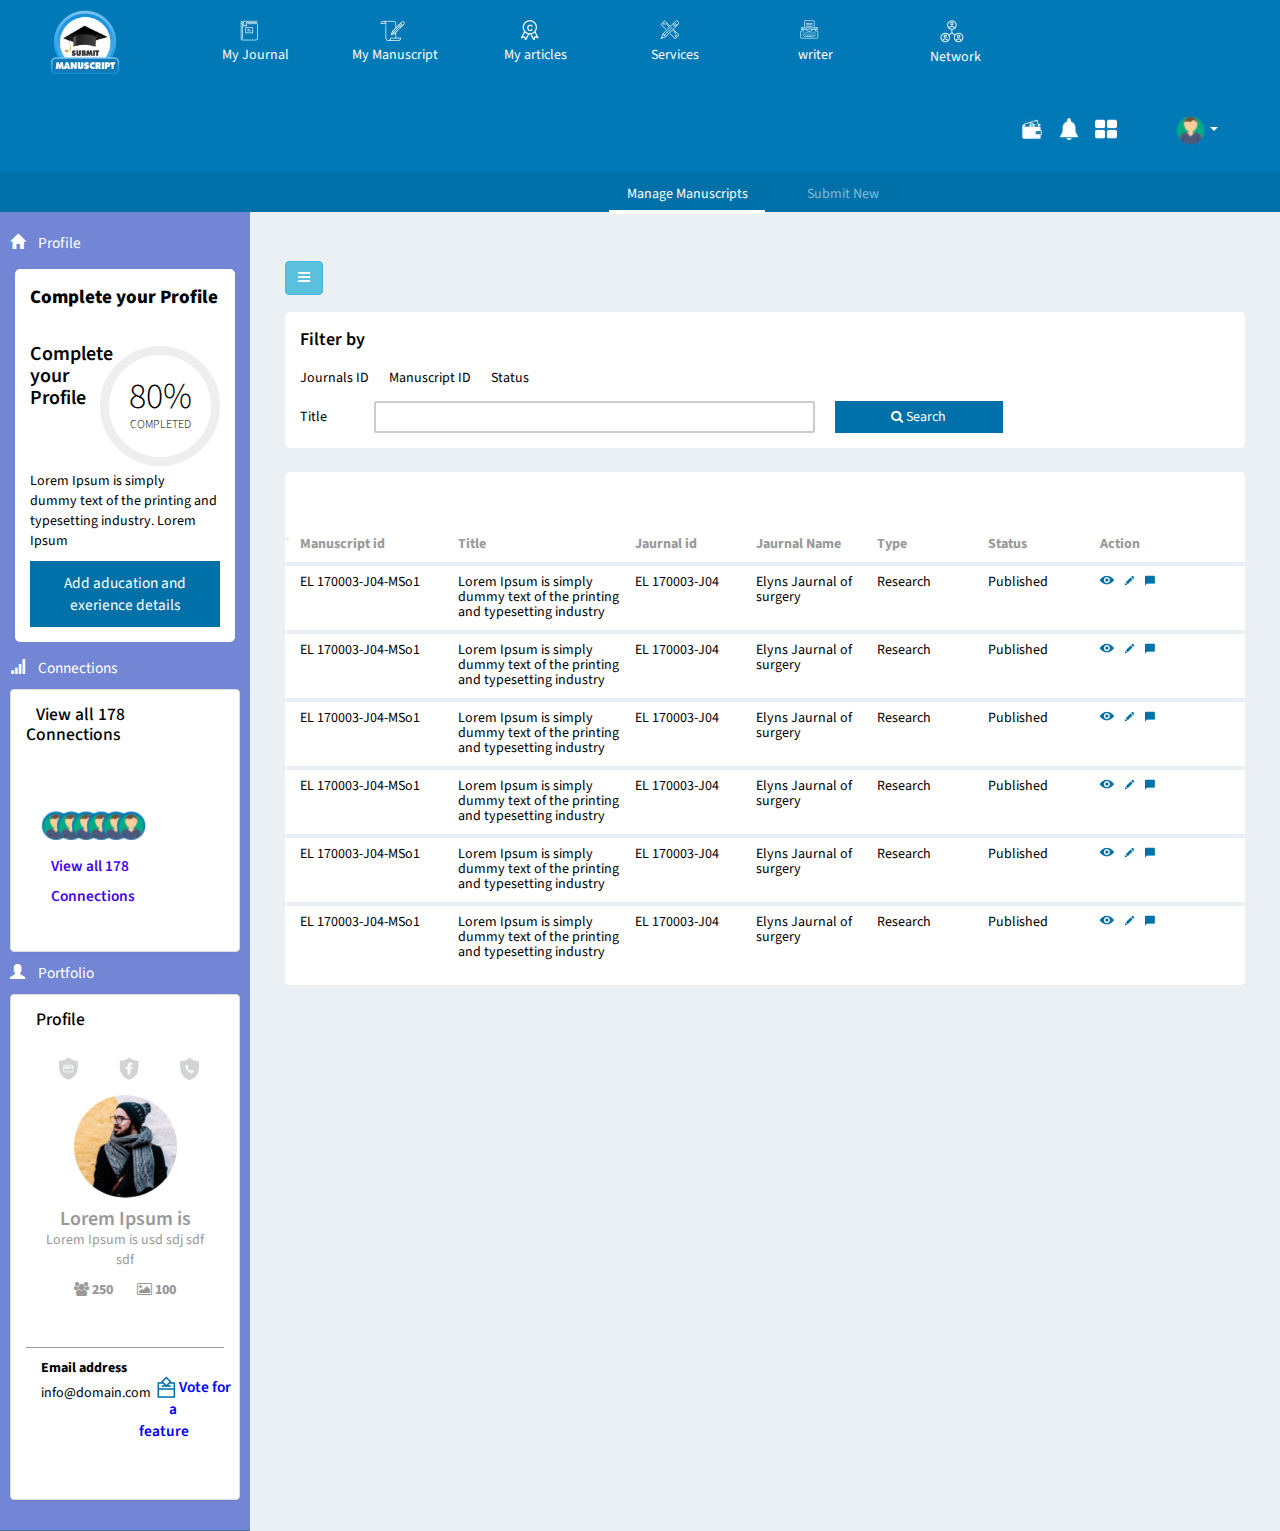
<file: mu-manuscript.html>
<!doctype html>
<html>

<!-- Mirrored from bs/other-projects/Manuscript/html/index.php by HTTrack Website Copier/3.x [XR&CO'2014], Thu, 22 Mar 2018 13:48:01 GMT -->
<!-- Added by HTTrack --><meta http-equiv="content-type" content="text/html;charset=UTF-8" /><!-- /Added by HTTrack -->
<head>
<meta charset="utf-8">
<meta name="viewport" content="width=device-width, initial-scale=1">
<title>Journal Section</title>
<link href="https://fonts.googleapis.com/css?family=Source+Sans+Pro:400,700" rel="stylesheet">
<link href="css/bootstrap.css" rel="stylesheet" type="text/css">
<link href="css/bootstrap-select.css" rel="stylesheet" type="text/css">
<link rel="stylesheet" href="https://maxcdn.bootstrapcdn.com/bootstrap/3.3.7/css/bootstrap.min.css">
<link href="css/style.css" rel="stylesheet" type="text/css">
<link href="css/network.css" rel="stylesheet" type="text/css">
<link rel="stylesheet" href="css/coustom-style.css">
<link href="font/css/font-awesome.css" rel="stylesheet" type="text/css">
</head>

<body>    
        <header>
            <div class="container-fluid">
                <div class="navbar-header">
                  <button type="button" class="navbar-toggle collapsed col-xs-none" data-toggle="collapse" data-target="#defaultNavbar1"><span class="sr-only">Toggle navigation</span><span class="icon-bar"></span><span class="icon-bar"></span><span class="icon-bar"></span></button>
                  <a class="navbar-brand logo-wth" href="#"><img src="images/manuscript-logo1.png"></a>
                </div>
                <div class="collapse navbar-collapse " id="defaultNavbar1">
                    <ul id="nav" class="nav navbar-nav">
                        <li class="active"><a href="index.html"><i class="menu-icon"></i><span>My Journal</span></a></li>
                        <li><a href="mu-manuscript.html"><i class="menu-icon"></i><span>My Manuscript</span></a></li>
                        <li><a href="my-articles.html"><i class="menu-icon"></i><span>My articles</span></a></li>
                        <li><a href="services.html"><i class="menu-icon"></i><span>Services</span></a></li>
                        <li><a href="#"><i class="menu-icon"></i><span>writer</span></a></li>
                        <li><a href="network.html"><i class="menu-icon"></i><span>Network</span></a></li>
                    </ul>
                </div>
                <ul class="nav navbar-nav profile pull-right fa-wth">
                    <li><img src="images/wellet1-icon.png"></li>
                    <li><img src="images/belll.png"></li>
                    <li><img src="images/ol.png"></li>
                    <li>
                          <div class="dropdown">
                            <button class="btn btn-primary dropdown-toggle" type="button" data-toggle="dropdown"><img src="images/profile-icon.png">
                            <span class="caret"></span></button>
                            <ul class="dropdown-menu options">
                              <li><a href="profile.html">Profile</a></li>
                              <li><a href="#">Log out</a></li>
                            </ul>
                          </div>
                    </li>
                </ul>
            </div>
            <div class="background-dark">
            </div>
        </header>
        <div class="wrapper">
                <!-- Sidebar Holder -->
                <nav id="sidebar">
                    
                    <ul class="list-unstyled components sidebar-list">
                        <li class="active">
                            <a href="#homeSubmenu" data-toggle="collapse" aria-expanded="false">
                                <i class="glyphicon glyphicon-home"></i>
                                Profile
                            </a>
                            <div class="panel-body">
                                    <div class="feature-box progress-div no-margin-top" id="progressBar">
                                        <span class="sidebar-header-title">Complete your Profile</span>
                                       <h3 class="pull-left complete-profile siderbar-profile-title">Complete<br>your<br>Profile</h3>
                                       <div class="pr-gress pull-right">
                                          <div class="progress" data-percentage="80">
                                             <span class="progress-left">
                                             <span class="progress-bar"></span>
                                             </span>
                                             <span class="progress-right">
                                             <span class="progress-bar"></span>
                                             </span>
                                             <div class="progress-value">
                                                <div class="progress-color-velu">
                                                   80%<br>
                                                   <span>completed</span>
                                                </div>
                                             </div>
                                          </div>
                                       </div>
                                       <p class="width-80-sm sidebar-singel-content" >Lorem Ipsum is simply<br> dummy text of the printing and <br> typesetting industry. Lorem Ipsum</p>
                                       <a href="#" class="btn btn-defaults width-100" style="text-align: center">Add aducation and exerience details</a>
                                    </div>
                                 </div>
                        </li>
                        <li>
                            <a href="#">
                                <i class="glyphicon glyphicon-signal"></i>
                                Connections
                            </a>
                            <div class="panel panel-default " id="veowallprofile">
                                    <div class="panel-heading" role="tab" id="headingTwo">
                                       <h4 class="panel-title">
                                          <a style="color:#000;">
                                          View all 178 Connections
                                          </a>
                                       </h4>
                                    </div>
                                    <div>
                                       <div class="panel-body">
                                          <div class="feature-box view-all-div no-margin-top">
                                             <ul>
                                                <li><a href="#"><img src="images/profile-icon.png"></a></li>
                                                <li><a href="#"><img src="images/profile-icon.png"></a></li>
                                                <li><a href="#"><img src="images/profile-icon.png"></a></li>
                                                <li><a href="#"><img src="images/profile-icon.png"></a></li>
                                                <li><a href="#"><img src="images/profile-icon.png"></a></li>
                                                <li><a href="#"><img src="images/profile-icon.png"></a></li>
                                                <a class="pull-right view-all-btn" href="#" style="color:rgb(67, 5, 238);">View all 178 Connections</a>
                                             </ul>
                                          </div>
                                       </div>
                                    </div>
                                 </div>
                            
                        </li>
                        <li>
                            <a href="#">
                                <i class="glyphicon glyphicon-user"></i>
                                Portfolio
                            </a>
                            <div class="panel panel-default" id="panel-default">
                                    <div class="panel-heading" role="tab" id="headingThree">
                                       <h4 class="panel-title">
                                          <a style="color:#000;">
                                          Profile
                                          </a>
                                       </h4>
                                    </div>
                                    <div>
                                       <div class="panel-body">
                                          <div class="feature-box text-center profile-div no-margin-top">
                                             <div class="images-div">
                                                <img src="images/user-profile.png">
                                                <ul>
                                                   <li><a href="#"><i>&nbsp;</i></a></li>
                                                   <li><a href="#"><i>&nbsp;</i></a></li>
                                                   <li><a href="#"><i>&nbsp;</i></a></li>
                                                </ul>
                                             </div>
                                             <h4>Lorem Ipsum is</h4>
                                             <p>Lorem Ipsum is usd sdj sdf sdf</p>
                                             <p class="bold"><span><i class="fa fa-users"></i> 250</span> &nbsp; &nbsp; &nbsp; &nbsp;<span><i class="fa fa-image"></i> 100</span></p>
                                             <span><a href="#" class="edit"><i class="fa fa-pencil pull-right"></i></a></span>
                                          </div>
                                          <div class="email-div">
                                             <div class=" pull-left">
                                                <label>Email address</label>
                                                <p>info@domain.com</p>
                                             </div>
                                             <div class="pull-right vote-a-feature last-element-sidebar">
                                                <a href="#" style="color:#ccc;"><i style="margin: 0px;"></i> <span style="position:relative;left:-18px;color:blue;">Vote for <br> a  feature</span> </a>
                                             </div>
                                          </div>
                                       </div>
                                    </div>
                                 </div>
                        </li>
                       
                </nav>
    
                <!-- Page Content Holder -->
                <div id="content" >
                        <div class="col-md-12 fillter-bord">
                                <div class="mid-bar">
                                    
            <div class="feature-box tab-content-div padding-0 Manuscripts-mid-part">
                                    <div class="row">
                                        <div class="col-md-12">
                                            <div class="panel panel-primary">
                                                <div class="panel-heading">
                                                    <span class="manuscript-tabs">
                                                        <!-- Tabs -->
                                                        <ul class="nav panel-tabs">
                                                            <li class="active"><a href="#tab1" data-toggle="tab">Manage Manuscripts</a></li>
                                                            <li><a href="#tab2" data-toggle="tab">Submit New</a></li>
                                                        </ul>
                                                    </span>
                                                </div>
                                                <div>
                                                        <div>
                                                                <a id="sidebarCollapse" class="btn btn-info navbar-btn columactive "> <i class="fa fa-bars" aria-hidden="true"></i>
                                                                </a>
                                                        </div>
                                                </div>
                                                <div class="panel-body mu-manuscrip fill">
                                                    <div class="tab-content">
                                                        <div class="tab-pane active" id="tab1">
                                                            <div class="feature-box no-margin-top">
                                                                <div class="tableview-all-div">
                                                                    <span>Filter by</span>
                                                                </div>
                                                                <div class="basic-prefer">
                                                                   <span>
                                                                        <div class="select-box">
                                                                            <label>Journals ID</label>
                                                                            <select id="basic" class="selectpicker show-tick form-control">
                                                                                <option>Select</option>
                                                                                <option>ASD</option>
                                                                                <option>Ble</option>
                                                                            </select>
                                                                        </div>
                                                                        <div class="select-box">
                                                                            <label>Manuscript ID</label>
                                                                            <select id="basic" class="selectpicker show-tick form-control">
                                                                                <option>Select</option>
                                                                                <option>ASD</option>
                                                                                <option>Ble</option>
                                                                            </select>
                                                                        </div>
                                                                        <div class="select-box no-margin-right" >
                                                                            <label>Status</label>
                                                                            <select id="basic" class="selectpicker show-tick form-control">
                                                                                <option>Select</option>
                                                                                <option>ASD</option>
                                                                                <option>Ble</option>
                                                                            </select>
                                                                        </div>
                                                                    </span>
                                                                    <span class="keywords-span spn-wth">
                                                                        <label>Title</label>
                                                                        <input type="text" name="">
                                                                        <form action="http://bs/action_page.php">
                  <button type="submit"><i class="fa fa-search"></i> Search</button>
                </form>
                                                                    </span> 
                                                                </div>
                                                            </div>
                                                            <div class="feature-box table-divman table-mt">
                                                                <div class="feature-box no-margin-top">&nbsp;</div>
                                                                <table>
                                                                    <tr>
                                                                        <th>Manuscript id</th>
                                                                        <th>Title</th>
                                                                        <th>Jaurnal id</th>
                                                                        <th>Jaurnal Name</th>
                                                                        <th>Type</th>
                                                                        <th>Status</th>
                                                                        <th>Action</th>
                                                                    </tr>
                                                                    <tr>
                                                                        <td>EL 170003-J04-MSo1</td>
                                                                        <td>Lorem Ipsum is simply dummy text of the printing and typesetting industry</td>
                                                                        <td>EL 170003-J04</td>
                                                                        <td>Elyns Jaurnal of surgery</td>
                                                                        <td>Research</td>
                                                                        <td>Published</td>
                                                                        <td><img src="images/views-icon.png">
                                                                        <img src="images/edit-icon.png">
                                                                        <img src="images/text-icon.png"></td>
                                                                    </tr>
                                                                    <tr>
                                                                        <td>EL 170003-J04-MSo1</td>
                                                                        <td>Lorem Ipsum is simply dummy text of the printing and typesetting industry</td>
                                                                        <td>EL 170003-J04</td>
                                                                        <td>Elyns Jaurnal of surgery</td>
                                                                        <td>Research</td>
                                                                        <td>Published</td>
                                                                        <td><img src="images/views-icon.png">
                                                                        <img src="images/edit-icon.png">
                                                                        <img src="images/text-icon.png"></td>
                                                                    </tr>
                                                                    <tr>
                                                                        <td>EL 170003-J04-MSo1</td>
                                                                        <td>Lorem Ipsum is simply dummy text of the printing and typesetting industry</td>
                                                                        <td>EL 170003-J04</td>
                                                                        <td>Elyns Jaurnal of surgery</td>
                                                                        <td>Research</td>
                                                                        <td>Published</td>
                                                                        <td><img src="images/views-icon.png">
                                                                        <img src="images/edit-icon.png">
                                                                        <img src="images/text-icon.png"></td>
                                                                    </tr>
                                                                    <tr>
                                                                        <td>EL 170003-J04-MSo1</td>
                                                                        <td>Lorem Ipsum is simply dummy text of the printing and typesetting industry</td>
                                                                        <td>EL 170003-J04</td>
                                                                        <td>Elyns Jaurnal of surgery</td>
                                                                        <td>Research</td>
                                                                        <td>Published</td>
                                                                        <td><img src="images/views-icon.png">
                                                                        <img src="images/edit-icon.png">
                                                                        <img src="images/text-icon.png"></td>
                                                                    </tr>
                                                                    <tr>
                                                                        <td>EL 170003-J04-MSo1</td>
                                                                        <td>Lorem Ipsum is simply dummy text of the printing and typesetting industry</td>
                                                                        <td>EL 170003-J04</td>
                                                                        <td>Elyns Jaurnal of surgery</td>
                                                                        <td>Research</td>
                                                                        <td>Published</td>
                                                                        <td><img src="images/views-icon.png">
                                                                        <img src="images/edit-icon.png">
                                                                        <img src="images/text-icon.png"></td>
                                                                    </tr>
                                                                    <tr>
                                                                        <td>EL 170003-J04-MSo1</td>
                                                                        <td>Lorem Ipsum is simply dummy text of the printing and typesetting industry</td>
                                                                        <td>EL 170003-J04</td>
                                                                        <td>Elyns Jaurnal of surgery</td>
                                                                        <td>Research</td>
                                                                        <td>Published</td>
                                                                        <td><img src="images/views-icon.png">
                                                                        <img src="images/edit-icon.png">
                                                                        <img src="images/text-icon.png"></td>
                                                                    </tr>
                                                                    
            
                                                                </table>
                                                            </div>           
                                                        </div>
                                                        <div class="tab-pane subit-new" id="tab2">
                                                            <div class="feature-box no-margin-top">
                                                                <div class="tableview-all-div">
                                                                    <span><i class="ol-icon">1</i>Manuscript Information</span>
                                                                </div>
                                                                <div class="basic-prefer">
                                                                   <span>
                                                                        <div class="select-box contain-wth">
                                                                            <label>Select Journal</label>
                                                                            <select id="basic" class="selectpicker show-tick form-control">
                                                                                <option>Select</option>
                                                                                <option>ASD</option>
                                                                                <option>Ble</option>
                                                                            </select>
                                                                        </div>
                                                                    </span>
                                                                    <span class="keywords-span level-in">
                                                                        <label>Title</label>
                                                                        <input type="text" name="">
                                                                    </span>
                                                                    <span>
                                                                        <div class="select-box">
                                                                            <label>Type</label>
                                                                            <select id="basic" class="selectpicker show-tick form-control">
                                                                                <option>Select</option>
                                                                                <option>ASD</option>
                                                                                <option>Ble</option>
                                                                            </select>
                                                                        </div>
                                                                    </span>
                                                                    <span class="keywords-span level-in">
                                                                        <label>Abstract</label>
                                                                        <input type="text" name="">
                                                                    </span>
                                                                    <span class="keywords-span plus-div level-out">
                                                                        <label>keywords</label>
                                                                        <input type="text" name="">
                                                                        <img src="images/plus-icon.png">
                                                                    </span>
                                                                </div>
                                                                <div class="tableview-all-div margin-top-30">
                                                                    <span><i class="ol-icon">2</i>Attachment</span>
                                                                </div>
                                                                <div class="basic-prefer">
                                                                    <ul class="attchment">
                                                                        <li class="checkbox" for="check_all_1" onclick="toggleCheckbox('check_all_1'); return false;">
                                                                               <div class="form-group">
                                                                                   <input type="file" name="" id="" class="form-control">
                                                                               </div>
                                                                            <a href="#">
                                                                                <div>
                                                                                    <img src="images/attchment-icon.png">
                                                                                    <p>Cover Letter</p>
                                                                                </div>
                                                                            </a>
                                                                        </li>
                                                                        <li class="checkbox" for="check_all_2" onclick="toggleCheckbox('check_all_2'); return false;">
                                                                                <div class="form-group">
                                                                                        <input type="file" name="" id="" class="form-control">
                                                                                    </div>
                                                                            <a href="#">
                                                                                <div>
                                                                                    <img src="images/attchment-icon.png">
                                                                                    <p>Manuscript</p>
                                                                                </div>
                                                                            </a>
                                                                        </li>
                                                                        <li class="checkbox" for="check_all_3" onclick="toggleCheckbox('check_all_3'); return false;">
                                                                                <div class="form-group">
                                                                                        <input type="file" name="" id="" class="form-control">
                                                                                    </div>
                                                                            <a href="#">
                                                                                <div>
                                                                                    <img src="images/attchment-icon.png">
                                                                                    <p>Supplementary</p>
                                                                                </div>
                                                                            </a>
                                                                        </li>
                                                                    </ul>
                                                                </div>
                                                                <div class="tableview-all-div margin-top-30">
                                                                    <span><i class="ol-icon">3</i>Corresponding Author Information</span>
                                                                </div>
                                                                <div class="basic-prefer Author">
                                                                   <div class="row">
                                                                       <div class="col-md-6">
                                                                            <span class="keywords-span">
                                                                                <label>Full Name</label>
                                                                                <input type="text" name="">
                                                                            </span>
                                                                            <span class="keywords-span">
                                                                                <label>Offcie Number</label>
                                                                                <input type="text" name="">
                                                                            </span>
                                                                            <span class="keywords-span">
                                                                                <label>Address</label>
                                                                                <input type="text" name="">
                                                                            </span>
                                                                       </div>
                                                                       <div class="col-md-6">
                                                                            <span class="keywords-span">
                                                                                <label>Email Address</label>
                                                                                <input type="text" name="">
                                                                            </span>
                                                                            <span class="keywords-span">
                                                                                <label>Affiliation</label>
                                                                                <input type="text" name="">
                                                                            </span>
                                                                            <span>
                                                                                <div class="select-box">
                                                                                    <label>Country</label>
                                                                                    <select id="basic" class="selectpicker show-tick form-control">
                                                                                        <option>Select</option>
                                                                                        <option>ASD</option>
                                                                                        <option>Ble</option>
                                                                                    </select>
                                                                                </div>
                                                                            </span>
                                                                       </div>
                                                                   </div>
                                                                </div>
                                                                <div class="tableview-all-div margin-top-30">
                                                                    <span><i class="ol-icon">3</i>Co-Author's Information</span>
                                                                </div>
                                                                <div class="basic-prefer Author">
                                                                   <div class="row">
                                                                       <div class="col-md-6">
                                                                            <span class="keywords-span">
                                                                                <label>Full Name</label>
                                                                                <input type="text" name="">
                                                                            </span>
                                                                            <span class="keywords-span">
                                                                                <label>Offcie Number</label>
                                                                                <input type="text" name="">
                                                                            </span>
                                                                       </div>
                                                                       <div class="col-md-6">
                                                                            <span class="keywords-span">
                                                                                <label>Email Address</label>
                                                                                <input type="text" name="">
                                                                            </span>
                                                                            <span class="keywords-span">
                                                                                <label>Affiliation</label>
                                                                                <input type="text" name="">
                                                                            </span>
                                                                            <button id="add-more" name="add-more" class="btn btn-primary pull-right">Add More</button>
                                                                       </div>
                                                                       <div id="field">
                                                                        <div id="field0">
                                                                   </div>
                                                                  
                                                                </div>
                                                                <span class="pull-right submit-button margin-top-30"><button type="Submit" class="btn btn-defaults">Submit</button></span>
                                                            </div> 
                                                        </div>
                                                    </div>
                                                </div>
                                            </div>
                                        </div>
                                    </div>
                                </div>                    </div>
                            </div>
                </div>
            </div>
    
    <script src="http://beta.submitmanuscript.net/js/app.js"></script>
    <script src="js/bootstrap-select.js"></script>
    <script src="js/main.js"></script>  

</body>
</html>
</file>
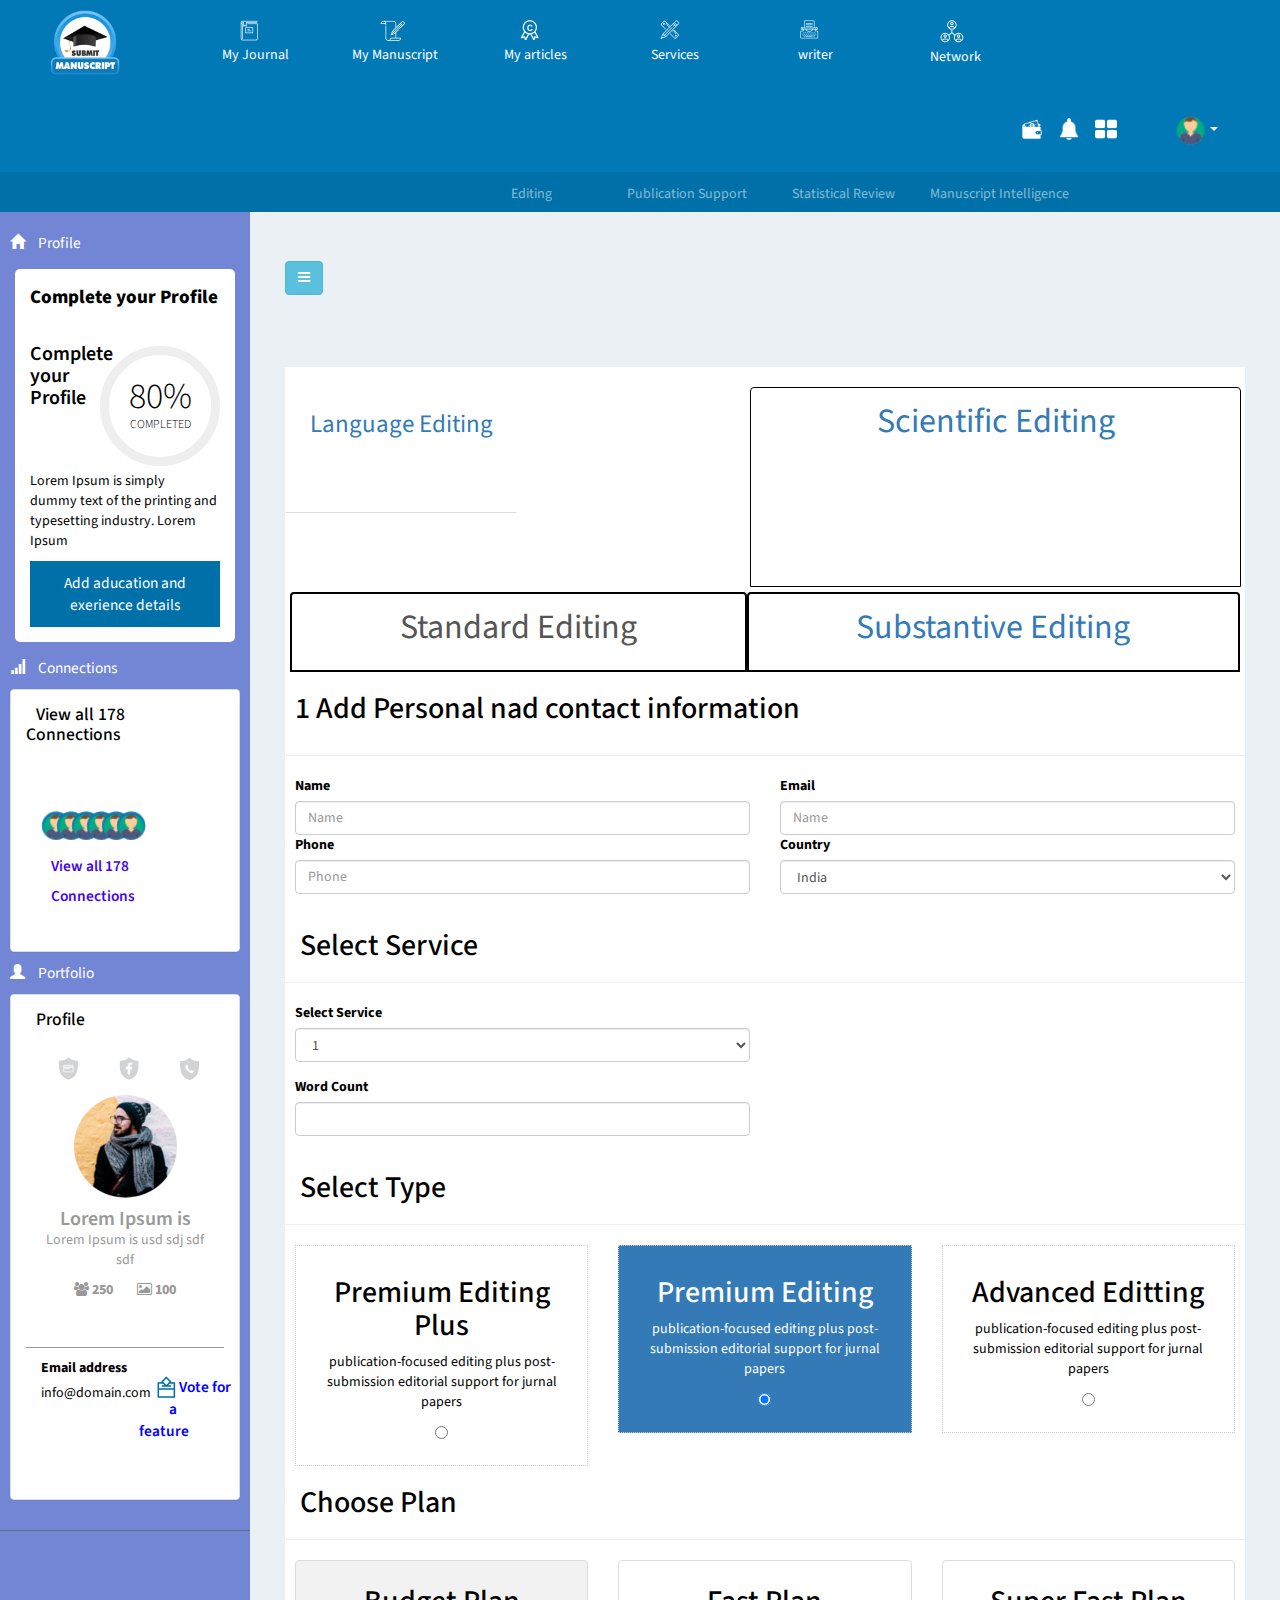
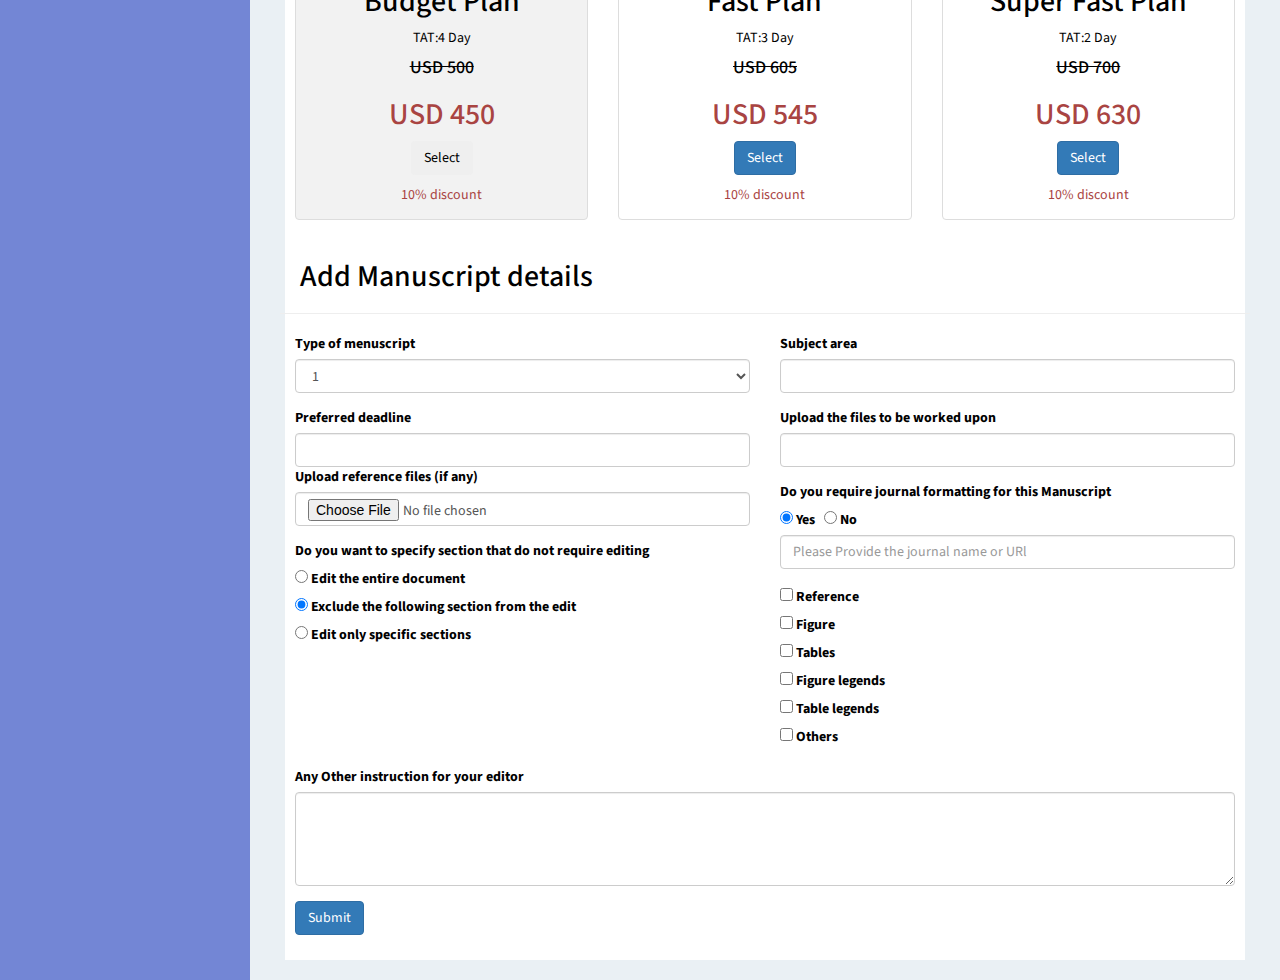
<file: services - Copy.html>
<!doctype html>
<html>

<!-- Mirrored from bs/other-projects/Manuscript/html/index.php by HTTrack Website Copier/3.x [XR&CO'2014], Thu, 22 Mar 2018 13:48:01 GMT -->
<!-- Added by HTTrack --><meta http-equiv="content-type" content="text/html;charset=UTF-8" /><!-- /Added by HTTrack -->
<head>
<meta charset="utf-8">
<meta name="viewport" content="width=device-width, initial-scale=1">
<title>Journal Section</title>
<link href="https://fonts.googleapis.com/css?family=Source+Sans+Pro:400,700" rel="stylesheet">
<link href="css/bootstrap.css" rel="stylesheet" type="text/css">
<link href="css/bootstrap-select.css" rel="stylesheet" type="text/css">
<link rel="stylesheet" href="https://maxcdn.bootstrapcdn.com/bootstrap/3.3.7/css/bootstrap.min.css">
<link href="css/style.css" rel="stylesheet" type="text/css">
<link href="css/network.css" rel="stylesheet" type="text/css">
<link rel="stylesheet" href="css/coustom-style.css">
<link href="font/css/font-awesome.css" rel="stylesheet" type="text/css">
</head>

<body>    
        <header>
            <div class="container-fluid">
                <div class="navbar-header">
                  <button type="button" class="navbar-toggle collapsed col-xs-none" data-toggle="collapse" data-target="#defaultNavbar1"><span class="sr-only">Toggle navigation</span><span class="icon-bar"></span><span class="icon-bar"></span><span class="icon-bar"></span></button>
                  <a class="navbar-brand logo-wth" href="#"><img src="images/manuscript-logo1.png"></a>
                </div>
                <div class="collapse navbar-collapse " id="defaultNavbar1">
                    <ul id="nav" class="nav navbar-nav">
                        <li class="active"><a href="index.html"><i class="menu-icon"></i><span>My Journal</span></a></li>
                        <li><a href="mu-manuscript.html"><i class="menu-icon"></i><span>My Manuscript</span></a></li>
                        <li><a href="my-articles.html"><i class="menu-icon"></i><span>My articles</span></a></li>
                        <li><a href="services.html"><i class="menu-icon"></i><span>Services</span></a></li>
                        <li><a href="#"><i class="menu-icon"></i><span>writer</span></a></li>
                        <li><a href="network.html"><i class="menu-icon"></i><span>Network</span></a></li>
                    </ul>
                </div>
                <ul class="nav navbar-nav profile pull-right fa-wth">
                    <li><img src="images/wellet1-icon.png"></li>
                    <li><img src="images/belll.png"></li>
                    <li><img src="images/ol.png"></li>
                    <li>
                          <div class="dropdown">
                            <button class="btn btn-primary dropdown-toggle" type="button" data-toggle="dropdown"><img src="images/profile-icon.png">
                            <span class="caret"></span></button>
                            <ul class="dropdown-menu options">
                              <li><a href="profile.html">Profile</a></li>
                              <li><a href="#">Log out</a></li>
                            </ul>
                          </div>
                    </li>
                </ul>
            </div>
            <div class="background-dark">
            </div>
        </header>
        <div class="wrapper">
                <!-- Sidebar Holder -->
                <nav id="sidebar">
                    
                    <ul class="list-unstyled components sidebar-list">
                        <li class="active">
                            <a href="#homeSubmenu" data-toggle="collapse" aria-expanded="false">
                                <i class="glyphicon glyphicon-home"></i>
                                Profile
                            </a>
                            <div class="panel-body">
                                    <div class="feature-box progress-div no-margin-top" id="progressBar">
                                        <span class="sidebar-header-title">Complete your Profile</span>
                                       <h3 class="pull-left complete-profile siderbar-profile-title">Complete<br>your<br>Profile</h3>
                                       <div class="pr-gress pull-right">
                                          <div class="progress" data-percentage="80">
                                             <span class="progress-left">
                                             <span class="progress-bar"></span>
                                             </span>
                                             <span class="progress-right">
                                             <span class="progress-bar"></span>
                                             </span>
                                             <div class="progress-value">
                                                <div class="progress-color-velu">
                                                   80%<br>
                                                   <span>completed</span>
                                                </div>
                                             </div>
                                          </div>
                                       </div>
                                       <p class="width-80-sm sidebar-singel-content" >Lorem Ipsum is simply<br> dummy text of the printing and <br> typesetting industry. Lorem Ipsum</p>
                                       <a href="#" class="btn btn-defaults width-100" style="text-align: center">Add aducation and exerience details</a>
                                    </div>
                                 </div>
                        </li>
                        <li>
                            <a href="#">
                                <i class="glyphicon glyphicon-signal"></i>
                                Connections
                            </a>
                            <div class="panel panel-default " id="veowallprofile">
                                    <div class="panel-heading" role="tab" id="headingTwo">
                                       <h4 class="panel-title">
                                          <a style="color:#000;">
                                          View all 178 Connections
                                          </a>
                                       </h4>
                                    </div>
                                    <div>
                                       <div class="panel-body">
                                          <div class="feature-box view-all-div no-margin-top">
                                             <ul>
                                                <li><a href="#"><img src="images/profile-icon.png"></a></li>
                                                <li><a href="#"><img src="images/profile-icon.png"></a></li>
                                                <li><a href="#"><img src="images/profile-icon.png"></a></li>
                                                <li><a href="#"><img src="images/profile-icon.png"></a></li>
                                                <li><a href="#"><img src="images/profile-icon.png"></a></li>
                                                <li><a href="#"><img src="images/profile-icon.png"></a></li>
                                                <a class="pull-right view-all-btn" href="#" style="color:rgb(67, 5, 238);">View all 178 Connections</a>
                                             </ul>
                                          </div>
                                       </div>
                                    </div>
                                 </div>
                            
                        </li>
                        <li>
                            <a href="#">
                                <i class="glyphicon glyphicon-user"></i>
                                Portfolio
                            </a>
                            <div class="panel panel-default" id="panel-default">
                                    <div class="panel-heading" role="tab" id="headingThree">
                                       <h4 class="panel-title">
                                          <a style="color:#000;">
                                          Profile
                                          </a>
                                       </h4>
                                    </div>
                                    <div>
                                       <div class="panel-body">
                                          <div class="feature-box text-center profile-div no-margin-top">
                                             <div class="images-div">
                                                <img src="images/user-profile.png">
                                                <ul>
                                                   <li><a href="#"><i>&nbsp;</i></a></li>
                                                   <li><a href="#"><i>&nbsp;</i></a></li>
                                                   <li><a href="#"><i>&nbsp;</i></a></li>
                                                </ul>
                                             </div>
                                             <h4>Lorem Ipsum is</h4>
                                             <p>Lorem Ipsum is usd sdj sdf sdf</p>
                                             <p class="bold"><span><i class="fa fa-users"></i> 250</span> &nbsp; &nbsp; &nbsp; &nbsp;<span><i class="fa fa-image"></i> 100</span></p>
                                             <span><a href="#" class="edit"><i class="fa fa-pencil pull-right"></i></a></span>
                                          </div>
                                          <div class="email-div">
                                             <div class=" pull-left">
                                                <label>Email address</label>
                                                <p>info@domain.com</p>
                                             </div>
                                             <div class="pull-right vote-a-feature last-element-sidebar">
                                                <a href="#" style="color:#ccc;"><i style="margin: 0px;"></i> <span style="position:relative;left:-18px;color:blue;">Vote for <br> a  feature</span> </a>
                                             </div>
                                          </div>
                                       </div>
                                    </div>
                                 </div>
                        </li>
                       
                </nav>
    
                <!-- Page Content Holder -->
                <div id="content" >
                        <div class="col-md-12" id="addid">
                                <div class="mid-bar">
                                    
            <div class="feature-box tab-content-div padding-0">
                                    <div class="row">
                                        <div class="col-md-12">
                                            <div class="panel panel-primary">
                                                <div class="panel-heading">
                                                    <span class="maching-tab-hight"> 
                                                        <!-- Tabs -->
                                                        <ul class="nav panel-tabs">
                                                            
                                                            <li><a class="match" href="#tab1" data-toggle="tab">Editing</a></li>
                                                            <li><a class="match" href="#tab3" data-toggle="tab">Publication Support</a></li>
                                                            <li><a class="match" href="#tab4 " data-toggle="tab">Statistical Review</a></li>
                                                            <li><a class="match" href="#tab5" data-toggle="tab">Manuscript Intelligence</a></li>
                                                        </ul>
                                                    </span>
                                                </div>
                                                <div>
                                                        <a id="sidebarCollapse" class="btn btn-info navbar-btn columactive "> <i class="fa fa-bars" aria-hidden="true"></i>
                                                        </a>
                                                </div>
                                               
                                                <div class="panel-body aline-p">
                                                    <div class="tab-content">
                                                        <div class="tab-pane active  dtab" id="tab1">
                                                            <div class="row">
                                                                <!-- Nav tabs -->
<ul class="nav nav-tabs nav-justified indigo" role="tablist">
        <li class="nav-item">
            <a class="nav-link active language-editing"  id="tab-item-class" data-toggle="tab" href="#panel15" role="tab"> Language Editing</a>
        </li>
        <li class="nav-item">
            <a class="nav-link language-editing-right" id="right-tab-item-class" data-toggle="tab" href="#panel16" role="tab"> Scientific Editing</a>
        </li>
        
    </ul>
    <!-- Tab panels -->
    <div class="tab-content">
        <!--Panel 1-->
        <div class="tab-pane fade in show active" id="panel15" role="tabpanel">
            <!-- Nav tabs -->
            <ul class="nav nav-tabs nav-justified">
                    <li class="nav-item active">
                        <a class="nav-link active Standard" data-toggle="tab" href="#panel1" role="tab">Standard Editing</a>
                    </li>
                    
                    <li class="nav-item">
                        <a class="nav-link Substantive" data-toggle="tab" href="#panel3" role="tab">Substantive Editing</a>
                    </li>
                </ul>
                <!-- Tab panels -->
                <div class="tab-content card" style="margin: 10px;">
                    <!--Panel 1-->
                    <div class="tab-pane fade in show active" id="panel1" role="tabpanel">
                        <h2>1 Add Personal nad contact information</h2>
                    
                        <form action="">
                        <div class="row">
                                <hr>
                                <div class="col-md-6">
                                    <div class="dorm-group">
                                        <label for="Name">Name</label>
                                        <input type="text" class="form-control" name=""  id="Name" placeholder="Name">
                                    </div>
                                
                                    <div class="dorm-group">
                                            <label for="Phone">Phone</label>
                                            <input type="text" class="form-control" name=""  id="Phone" placeholder="Phone">
                                        </div>
                                </div>
                                <div class="col-md-6">
                                        <div class="dorm-group">
                                                <label for="Email">Email</label>
                                                <input type="email" class="form-control" name=""  id="Email" placeholder="Name">
                                        </div>
                                        <div class="form-group">
                                            <label for="cuntry">Country</label>
                                            <select name="" class="form-control" id="cuntry">
                                                <option value="ind">India</option>
                                                <option value="Usa">Usa</option>
                                            </select>
                                        </div>

                                </div>
                        
                        </div>
                        <div class="row">
                            <h2 style="margin-left: 20px;">Select Service</h2>
                            <hr>
                            <div class="col-md-6">
                                <div class="form-group">
                                    <label for="SelectService">Select Service</label>
                                    <select name="" class="form-control" id="SelectService">
                                        <option value="1">1</option>
                                        <option value="2">2</option>
                                    </select>
                                </div>
                                <div class="form-group">
                                    <label for="wordcount">Word Count</label>
                                    <input type="text" name="" class="form-control" id="wordcount">
                                </div>
                            </div>
                        </div>
                        <div class="row">
                            <h2 style="margin-left: 20px;">Select Type</h2>
                            <hr>
                            <div class="col-md-4">
                                    <div  class="singel-elect-type">
                                        <h2 class="text-center">Premium Editing Plus</h2>
                                        <p class="text-center">publication-focused editing plus post-submission editorial support for jurnal papers</p>
                                        <p class="text-center"> <input type="radio" name="optionsRadios" id="optionsRadios2" value="option2"></p>
                                    </div>
                            </div>
                            <div class="col-md-4">
                                    <div  class="singel-elect-type bg-primary">
                                            <h2 class="text-center">Premium Editing </h2>
                                            <p class="text-center">publication-focused editing plus post-submission editorial support for jurnal papers</p>
                                            <p class="text-center"> <input type="radio" name="optionsRadios" id="optionsRadios2" value="" checked></p>
                                    </div>
                            </div>
                            <div class="col-md-4">
                                    <div  class="singel-elect-type">
                                            <h2 class="text-center">Advanced Editting</h2>
                                            <p class="text-center">publication-focused editing plus post-submission editorial support for jurnal papers</p>
                                            <p class="text-center"> <input type="radio" name="optionsRadios" id="optionsRadios2" value="option2"></p>
                                    </div>
                            </div>
                        </div>
                        <div class="row">
                            <h2 style="margin-left: 20px;">Choose Plan</h2>
                            <hr>
                            <div class="col-md-4">
                                    <div class="thumbnail" style="background-color: #f2f2f2">
                                        <h2 class="text-center">Budget Plan</h2>
                                        <p class="text-center">TAT:4 Day</p>
                                        <h4 class="text-center"><del>USD 500</del></h4>
                                        <h2 class="text-danger text-center">USD 450</h2>
                                        <p class="text-center"><button type="button" class="btn">Select</button></p>
                                        <p class="text-center text-danger">10% discount</p>
                                    </div>
                            </div>
                            <div class="col-md-4">
                                    <div class="thumbnail" >
                                            <h2 class="text-center">Fast Plan</h2>
                                            <p class="text-center">TAT:3 Day</p>
                                            <h4 class="text-center"><del>USD 605</del></h4>
                                            <h2 class="text-danger text-center">USD 545</h2>
                                            <p class="text-center"><button type="button" class="btn btn-primary">Select</button></p>
                                            <p class="text-center text-danger">10% discount</p>
                                        </div>
                            </div>
                            <div class="col-md-4">
                                    <div class="thumbnail" >
                                            <h2 class="text-center">Super Fast Plan</h2>
                                            <p class="text-center">TAT:2 Day</p>
                                            <h4 class="text-center"><del>USD 700</del></h4>
                                            <h2 class="text-danger text-center">USD 630</h2>
                                            <p class="text-center"><button type="button " class="btn btn-primary">Select</button></p>
                                            <p class="text-center text-danger">10% discount</p>
                                        </div>
                            </div>
                        </div>
                        <div class="row">
                            <h2 style="margin-left: 20px;">Add Manuscript details</h2>
                            <hr>
                            <div class="col-md-6">
                                <div class="form-group">
                                    <label for="">Type of menuscript</label>
                                    <select name="" class="form-control" id="">
                                        <option value="">1</option>
                                        <option value="">1</option>
                                        <option value="">1</option>
                                    </select>
                                </div>
                                <div class="fom-group">
                                    <label for="">Preferred deadline</label>
                                    <input type="text" class="form-control" name="">
                                </div>
                                <div class="form-group">
                                    <label for="">  Upload reference files (if any)</label>
                                    <input type="file" name="" class="form-control" id="">
                                </div>
                                <div class="form-group">
                                    <label for="">Do you want to specify section that do not require editing </label>
                                    <br>
                                    <label>
                                            <input type="radio" name="" id=""> Edit the entire document
                                    </label>
                                    <br>
                                    <label>
                                            <input type="radio" name="" id="" checked> Exclude the following section from the edit
                                    </label>
                                    <br>
                                    <label>
                                            <input type="radio" name="" id="" > Edit only specific sections
                                    </label>
                                    <br>
                                
                                    
                                </div>
                                
                            </div>
                            <div class="col-md-6">
                                <div class="form-group">
                                    <label for="">Subject area</label>
                                    <input type="text" name="" class="form-control" id="">
                                </div>
                                <div class="form-group">
                                    <label for="">Upload the files to be worked upon</label>
                                    <input type="text" name="" class="form-control" id="">
                                </div>
                                <div class="form-group">
                                    <label for="">Do you require journal formatting for this Manuscript</label> <br>
                                    <label for=""><input type="radio" name="" id="" checked> Yes &nbsp <input type="radio" name="" id=""> No</label>
                                    <input type="text" name="" class="form-control" id="" placeholder="Please Provide the journal name or URl">
                                </div>
                                <div class="form-group">
                                    <label >
                                        <input type="checkbox" name="" id=""> Reference
                                    </label>
                                    <br>
                                    <label >
                                            <input type="checkbox" name="" id=""> Figure
                                    </label>
                                    <br>
                                    <label >
                                            <input type="checkbox" name="" id=""> Tables
                                    </label>
                                    <br>
                                    <label >
                                            <input type="checkbox" name="" id=""> Figure legends
                                    </label>
                                    <br>
                                    <label >
                                            <input type="checkbox" name="" id=""> Table legends
                                    </label>
                                    <br>
                                    <label >
                                            <input type="checkbox" name="" id=""> Others
                                    </label>
                                </div>
                            </div>
                        </div>
                        <div class="row">
                            <div class="col-md-12">
                                    <div class="form-group">
                                            <label for="">Any Other instruction for your editor</label>
                                            <textarea name="" id="" cols="30" class="form-control" rows="4"></textarea>
                                    </div>

                                    <input type="submit" value="Submit" class="btn btn-primary">
                            </div>
                        </div>
                    </form>
                    </div>
                    <!--/.Panel 1-->
                    
                    <!--Panel 3-->
                    <div class="tab-pane fade" id="panel3" role="tabpanel">
                        
                        <p>Lorem ipsum dolor sit amet, consectetur adipisicing elit. Nihil odit magnam minima, soluta doloribus
                            reiciendis molestiae placeat unde eos molestias. Quisquam aperiam, pariatur. Tempora, placeat ratione
                            porro voluptate odit minima.</p>
                    </div>
                    <!--/.Panel 3-->
                </div> 
        </div>
        <!--/.Panel 1-->
        <!--Panel 2-->
        <div class="tab-pane fade" id="panel16" role="tabpanel">
            <!-- Nav tabs -->
            <ul class="nav nav-tabs nav-justified">
                    <li class="nav-item active">
                        <a class="nav-link active Standard" data-toggle="tab" href="#panel1" role="tab">Standard Editing</a>
                    </li>
                    
                    <li class="nav-item">
                        <a class="nav-link Substantive" data-toggle="tab" href="#panel3" role="tab">Substantive Editing</a>
                    </li>
                </ul>
                <!-- Tab panels -->
                <div class="tab-content card" style="margin: 10px;">
                    <!--Panel 1-->
                    <div class="tab-pane fade in show active" id="panel1" role="tabpanel">
                        <h2>2 Add Personal nad contact information</h2>
                    
                        <form action="">
                        <div class="row">
                                <hr>
                                <div class="col-md-6">
                                    <div class="dorm-group">
                                        <label for="Name">Name</label>
                                        <input type="text" class="form-control" name=""  id="Name" placeholder="Name">
                                    </div>
                                
                                    <div class="dorm-group">
                                            <label for="Phone">Phone</label>
                                            <input type="text" class="form-control" name=""  id="Phone" placeholder="Phone">
                                        </div>
                                </div>
                                <div class="col-md-6">
                                        <div class="dorm-group">
                                                <label for="Email">Email</label>
                                                <input type="email" class="form-control" name=""  id="Email" placeholder="Name">
                                        </div>
                                        <div class="form-group">
                                            <label for="cuntry">Country</label>
                                            <select name="" class="form-control" id="cuntry">
                                                <option value="ind">India</option>
                                                <option value="Usa">Usa</option>
                                            </select>
                                        </div>

                                </div>
                        
                        </div>
                        <div class="row">
                            <h2 style="margin-left: 20px;">Select Service</h2>
                            <hr>
                            <div class="col-md-6">
                                <div class="form-group">
                                    <label for="SelectService">Select Service</label>
                                    <select name="" class="form-control" id="SelectService">
                                        <option value="1">1</option>
                                        <option value="2">2</option>
                                    </select>
                                </div>
                                <div class="form-group">
                                    <label for="wordcount">Word Count</label>
                                    <input type="text" name="" class="form-control" id="wordcount">
                                </div>
                            </div>
                        </div>
                        <div class="row">
                            <h2 style="margin-left: 20px;">Select Type</h2>
                            <hr>
                            <div class="col-md-4">
                                    <div  class="singel-elect-type">
                                        <h2 class="text-center">Premium Editing Plus</h2>
                                        <p class="text-center">publication-focused editing plus post-submission editorial support for jurnal papers</p>
                                        <p class="text-center"> <input type="radio" name="optionsRadios" id="optionsRadios2" value="option2"></p>
                                    </div>
                            </div>
                            <div class="col-md-4">
                                    <div  class="singel-elect-type bg-primary">
                                            <h2 class="text-center">Premium Editing </h2>
                                            <p class="text-center">publication-focused editing plus post-submission editorial support for jurnal papers</p>
                                            <p class="text-center"> <input type="radio" name="optionsRadios" id="optionsRadios2" value="" checked></p>
                                    </div>
                            </div>
                            <div class="col-md-4">
                                    <div  class="singel-elect-type">
                                            <h2 class="text-center">Advanced Editting</h2>
                                            <p class="text-center">publication-focused editing plus post-submission editorial support for jurnal papers</p>
                                            <p class="text-center"> <input type="radio" name="optionsRadios" id="optionsRadios2" value="option2"></p>
                                    </div>
                            </div>
                        </div>
                        <div class="row">
                            <h2 style="margin-left: 20px;">Choose Plan</h2>
                            <hr>
                            <div class="col-md-4">
                                    <div class="thumbnail" style="background-color: #f2f2f2">
                                        <h2 class="text-center">Budget Plan</h2>
                                        <p class="text-center">TAT:4 Day</p>
                                        <h4 class="text-center"><del>USD 500</del></h4>
                                        <h2 class="text-danger text-center">USD 450</h2>
                                        <p class="text-center"><button type="button" class="btn">Select</button></p>
                                        <p class="text-center text-danger">10% discount</p>
                                    </div>
                            </div>
                            <div class="col-md-4">
                                    <div class="thumbnail" >
                                            <h2 class="text-center">Fast Plan</h2>
                                            <p class="text-center">TAT:3 Day</p>
                                            <h4 class="text-center"><del>USD 605</del></h4>
                                            <h2 class="text-danger text-center">USD 545</h2>
                                            <p class="text-center"><button type="button" class="btn btn-primary">Select</button></p>
                                            <p class="text-center text-danger">10% discount</p>
                                        </div>
                            </div>
                            <div class="col-md-4">
                                    <div class="thumbnail" >
                                            <h2 class="text-center">Super Fast Plan</h2>
                                            <p class="text-center">TAT:2 Day</p>
                                            <h4 class="text-center"><del>USD 700</del></h4>
                                            <h2 class="text-danger text-center">USD 630</h2>
                                            <p class="text-center"><button type="button " class="btn btn-primary">Select</button></p>
                                            <p class="text-center text-danger">10% discount</p>
                                        </div>
                            </div>
                        </div>
                        <div class="row">
                            <h2 style="margin-left: 20px;">Add Manuscript details</h2>
                            <hr>
                            <div class="col-md-6">
                                <div class="form-group">
                                    <label for="">Type of menuscript</label>
                                    <select name="" class="form-control" id="">
                                        <option value="">1</option>
                                        <option value="">1</option>
                                        <option value="">1</option>
                                    </select>
                                </div>
                                <div class="fom-group">
                                    <label for="">Preferred deadline</label>
                                    <input type="text" class="form-control" name="">
                                </div>
                                <div class="form-group">
                                    <label for="">  Upload reference files (if any)</label>
                                    <input type="file" name="" class="form-control" id="">
                                </div>
                                <div class="form-group">
                                    <label for="">Do you want to specify section that do not require editing </label>
                                    <br>
                                    <label>
                                            <input type="radio" name="" id=""> Edit the entire document
                                    </label>
                                    <br>
                                    <label>
                                            <input type="radio" name="" id="" checked> Exclude the following section from the edit
                                    </label>
                                    <br>
                                    <label>
                                            <input type="radio" name="" id="" > Edit only specific sections
                                    </label>
                                    <br>
                                
                                    
                                </div>
                                
                            </div>
                            <div class="col-md-6">
                                <div class="form-group">
                                    <label for="">Subject area</label>
                                    <input type="text" name="" class="form-control" id="">
                                </div>
                                <div class="form-group">
                                    <label for="">Upload the files to be worked upon</label>
                                    <input type="text" name="" class="form-control" id="">
                                </div>
                                <div class="form-group">
                                    <label for="">Do you require journal formatting for this Manuscript</label> <br>
                                    <label for=""><input type="radio" name="" id="" checked> Yes &nbsp <input type="radio" name="" id=""> No</label>
                                    <input type="text" name="" class="form-control" id="" placeholder="Please Provide the journal name or URl">
                                </div>
                                <div class="form-group">
                                    <label >
                                        <input type="checkbox" name="" id=""> Reference
                                    </label>
                                    <br>
                                    <label >
                                            <input type="checkbox" name="" id=""> Figure
                                    </label>
                                    <br>
                                    <label >
                                            <input type="checkbox" name="" id=""> Tables
                                    </label>
                                    <br>
                                    <label >
                                            <input type="checkbox" name="" id=""> Figure legends
                                    </label>
                                    <br>
                                    <label >
                                            <input type="checkbox" name="" id=""> Table legends
                                    </label>
                                    <br>
                                    <label >
                                            <input type="checkbox" name="" id=""> Others
                                    </label>
                                </div>
                            </div>
                        </div>
                        <div class="row">
                            <div class="col-md-12">
                                    <div class="form-group">
                                            <label for="">Any Other instruction for your editor</label>
                                            <textarea name="" id="" cols="30" class="form-control" rows="4"></textarea>
                                    </div>

                                    <input type="submit" value="Submit" class="btn btn-primary">
                            </div>
                        </div>
                    </form>
                    </div>
                    <!--/.Panel 1-->
                    
                    <!--Panel 3-->
                    <div class="tab-pane fade" id="panel3" role="tabpanel">
                        
                        <p>Lorem ipsum dolor sit amet, consectetur adipisicing elit. Nihil odit magnam minima, soluta doloribus
                            reiciendis molestiae placeat unde eos molestias. Quisquam aperiam, pariatur. Tempora, placeat ratione
                            porro voluptate odit minima.</p>
                    </div>
                    <!--/.Panel 3-->
                </div>
        </div>
        <!--/.Panel 2-->
       
    </div>
                                                            </div>

                                                                      
                                                        </div>
                                                        <div class="tab-pane gen-tab" id="tab2">
                                                            
                                                        </div>
                                                        <div class="tab-pane" id="tab3">
                                                           
                                                            
                                                        </div>
                                                        <div class="tab-pane" id="tab4">
                                                            
                                                        </div>
                                                    </div>
                                                </div>
                                            </div>
                                        </div>
                                    </div>
                                </div>
            
                                </div>
                            </div>
                            
    
    <script src="http://beta.submitmanuscript.net/js/app.js"></script>
    <script src="js/bootstrap-select.js"></script>
    <script src="js/main.js"></script>  

</body>
</html>
</file>
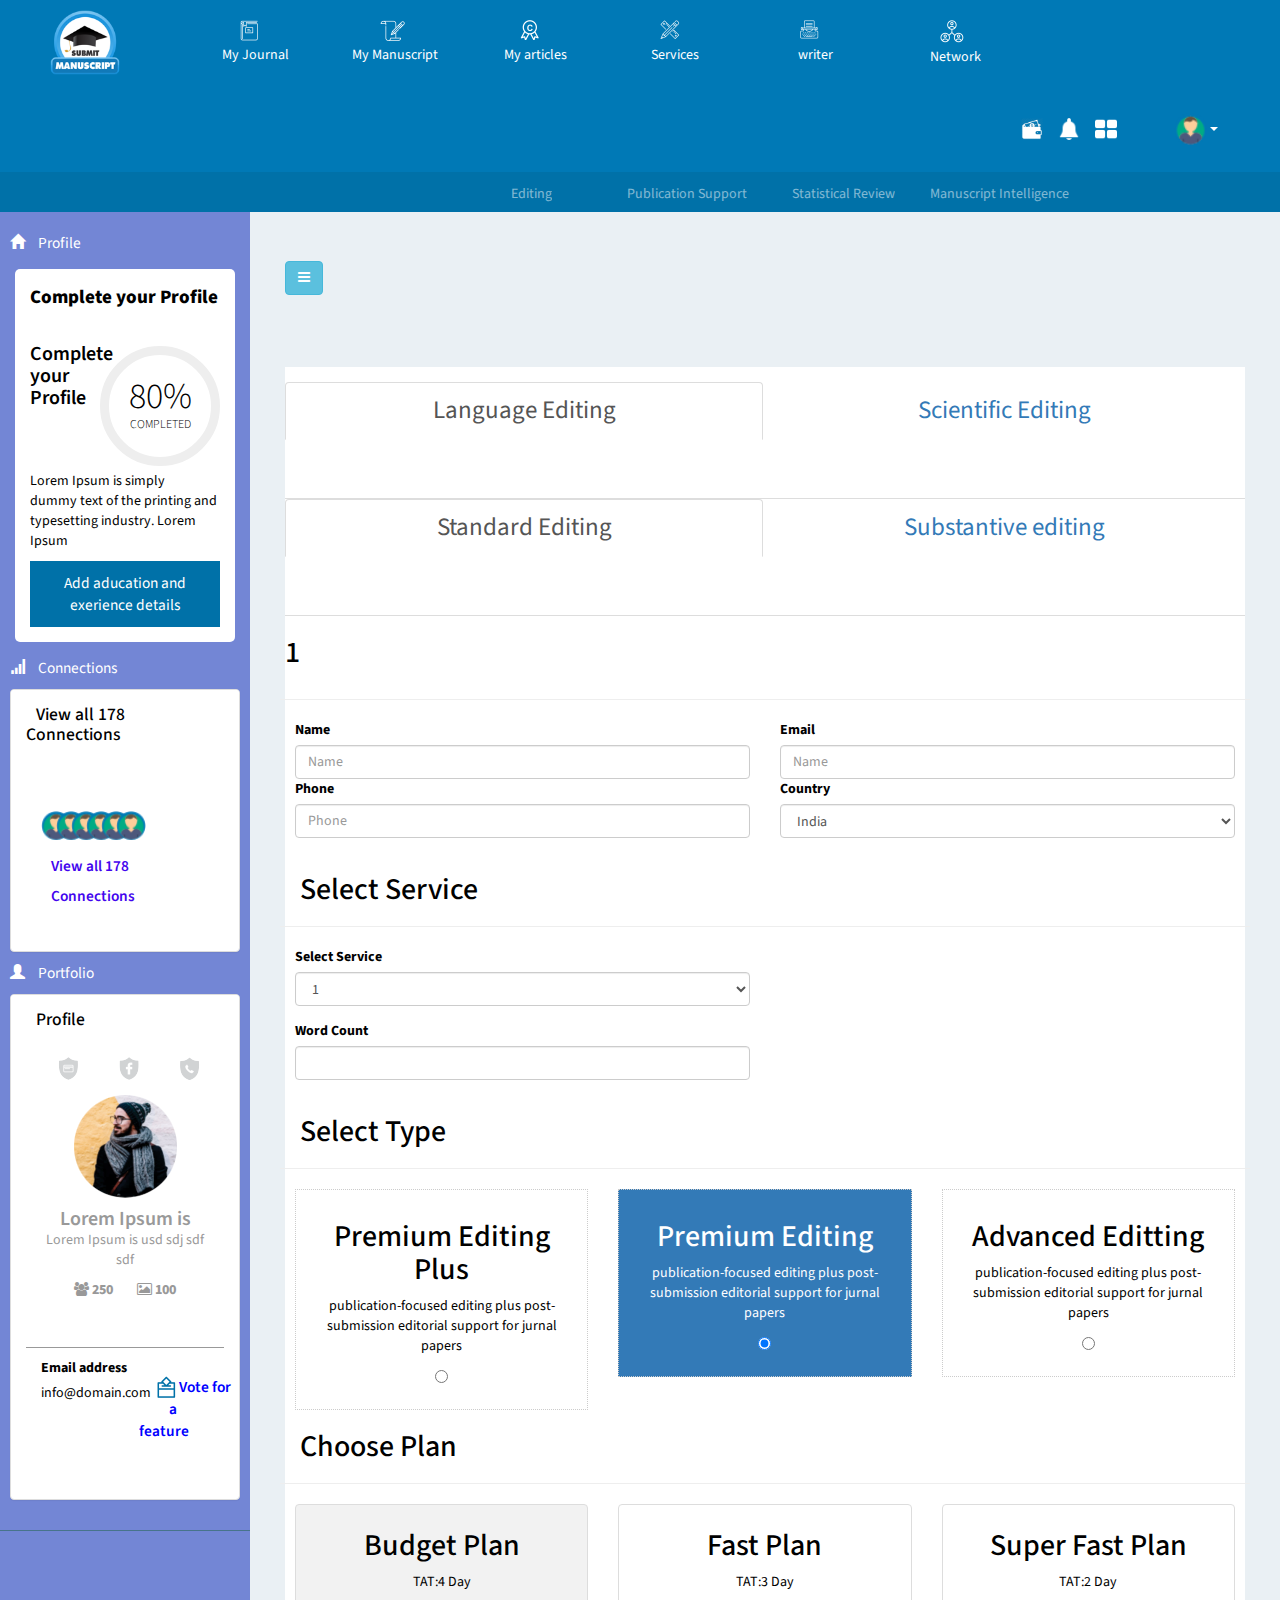
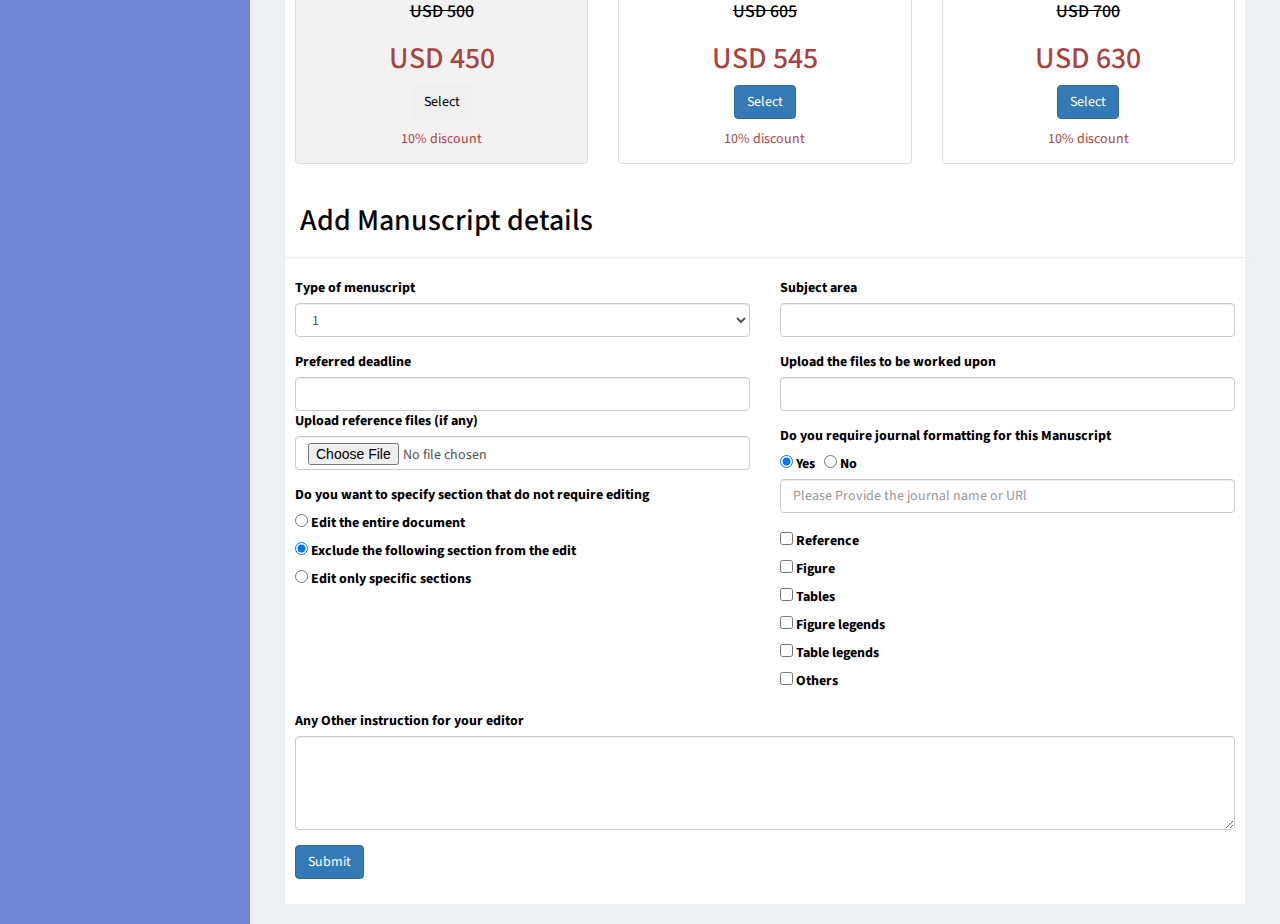
<file: services.html>
<!doctype html>
<html>
   <!-- Mirrored from bs/other-projects/Manuscript/html/index.php by HTTrack Website Copier/3.x [XR&CO'2014], Thu, 22 Mar 2018 13:48:01 GMT -->
   <!-- Added by HTTrack -->
   <meta http-equiv="content-type" content="text/html;charset=UTF-8" />
   <!-- /Added by HTTrack -->
   <head>
      <meta charset="utf-8">
      <meta name="viewport" content="width=device-width, initial-scale=1">
      <title>Journal Section</title>
      <link href="https://fonts.googleapis.com/css?family=Source+Sans+Pro:400,700" rel="stylesheet">
      <link href="css/bootstrap.css" rel="stylesheet" type="text/css">
      <link href="css/bootstrap-select.css" rel="stylesheet" type="text/css">
      <link rel="stylesheet" href="https://maxcdn.bootstrapcdn.com/bootstrap/3.3.7/css/bootstrap.min.css">
      <link href="css/style.css" rel="stylesheet" type="text/css">
      <link href="css/network.css" rel="stylesheet" type="text/css">
      <link rel="stylesheet" href="css/coustom-style.css">
      <link href="font/css/font-awesome.css" rel="stylesheet" type="text/css">
   </head>
   <body>
      <header>
         <div class="container-fluid">
            <div class="navbar-header">
               <button type="button" class="navbar-toggle collapsed col-xs-none" data-toggle="collapse" data-target="#defaultNavbar1"><span class="sr-only">Toggle navigation</span><span class="icon-bar"></span><span class="icon-bar"></span><span class="icon-bar"></span></button>
               <a class="navbar-brand logo-wth" href="#"><img src="images/manuscript-logo1.png"></a>
            </div>
            <div class="collapse navbar-collapse " id="defaultNavbar1">
               <ul id="nav" class="nav navbar-nav">
                  <li class="active"><a href="index.html"><i class="menu-icon"></i><span>My Journal</span></a></li>
                  <li><a href="mu-manuscript.html"><i class="menu-icon"></i><span>My Manuscript</span></a></li>
                  <li><a href="my-articles.html"><i class="menu-icon"></i><span>My articles</span></a></li>
                  <li><a href="services.html"><i class="menu-icon"></i><span>Services</span></a></li>
                  <li><a href="#"><i class="menu-icon"></i><span>writer</span></a></li>
                  <li><a href="network.html"><i class="menu-icon"></i><span>Network</span></a></li>
               </ul>
            </div>
            <ul class="nav navbar-nav profile pull-right fa-wth">
               <li><img src="images/wellet1-icon.png"></li>
               <li><img src="images/belll.png"></li>
               <li><img src="images/ol.png"></li>
               <li>
                  <div class="dropdown">
                     <button class="btn btn-primary dropdown-toggle" type="button" data-toggle="dropdown"><img src="images/profile-icon.png">
                     <span class="caret"></span></button>
                     <ul class="dropdown-menu options">
                        <li><a href="profile.html">Profile</a></li>
                        <li><a href="#">Log out</a></li>
                     </ul>
                  </div>
               </li>
            </ul>
         </div>
         <div class="background-dark">
         </div>
      </header>
      <div class="wrapper">
      <!-- Sidebar Holder -->
      <nav id="sidebar">
         <ul class="list-unstyled components sidebar-list">
         <li class="active">
            <a href="#homeSubmenu" data-toggle="collapse" aria-expanded="false">
            <i class="glyphicon glyphicon-home"></i>
            Profile
            </a>
            <div class="panel-body">
               <div class="feature-box progress-div no-margin-top" id="progressBar">
                  <span class="sidebar-header-title">Complete your Profile</span>
                  <h3 class="pull-left complete-profile siderbar-profile-title">Complete<br>your<br>Profile</h3>
                  <div class="pr-gress pull-right">
                     <div class="progress" data-percentage="80">
                        <span class="progress-left">
                        <span class="progress-bar"></span>
                        </span>
                        <span class="progress-right">
                        <span class="progress-bar"></span>
                        </span>
                        <div class="progress-value">
                           <div class="progress-color-velu">
                              80%<br>
                              <span>completed</span>
                           </div>
                        </div>
                     </div>
                  </div>
                  <p class="width-80-sm sidebar-singel-content" >Lorem Ipsum is simply<br> dummy text of the printing and <br> typesetting industry. Lorem Ipsum</p>
                  <a href="#" class="btn btn-defaults width-100" style="text-align: center">Add aducation and exerience details</a>
               </div>
            </div>
         </li>
         <li>
            <a href="#">
            <i class="glyphicon glyphicon-signal"></i>
            Connections
            </a>
            <div class="panel panel-default " id="veowallprofile">
               <div class="panel-heading" role="tab" id="headingTwo">
                  <h4 class="panel-title">
                     <a style="color:#000;">
                     View all 178 Connections
                     </a>
                  </h4>
               </div>
               <div>
                  <div class="panel-body">
                     <div class="feature-box view-all-div no-margin-top">
                        <ul>
                           <li><a href="#"><img src="images/profile-icon.png"></a></li>
                           <li><a href="#"><img src="images/profile-icon.png"></a></li>
                           <li><a href="#"><img src="images/profile-icon.png"></a></li>
                           <li><a href="#"><img src="images/profile-icon.png"></a></li>
                           <li><a href="#"><img src="images/profile-icon.png"></a></li>
                           <li><a href="#"><img src="images/profile-icon.png"></a></li>
                           <a class="pull-right view-all-btn" href="#" style="color:rgb(67, 5, 238);">View all 178 Connections</a>
                        </ul>
                     </div>
                  </div>
               </div>
            </div>
         </li>
         <li>
            <a href="#">
            <i class="glyphicon glyphicon-user"></i>
            Portfolio
            </a>
            <div class="panel panel-default" id="panel-default">
               <div class="panel-heading" role="tab" id="headingThree">
                  <h4 class="panel-title">
                     <a style="color:#000;">
                     Profile
                     </a>
                  </h4>
               </div>
               <div>
                  <div class="panel-body">
                     <div class="feature-box text-center profile-div no-margin-top">
                        <div class="images-div">
                           <img src="images/user-profile.png">
                           <ul>
                              <li><a href="#"><i>&nbsp;</i></a></li>
                              <li><a href="#"><i>&nbsp;</i></a></li>
                              <li><a href="#"><i>&nbsp;</i></a></li>
                           </ul>
                        </div>
                        <h4>Lorem Ipsum is</h4>
                        <p>Lorem Ipsum is usd sdj sdf sdf</p>
                        <p class="bold"><span><i class="fa fa-users"></i> 250</span> &nbsp; &nbsp; &nbsp; &nbsp;<span><i class="fa fa-image"></i> 100</span></p>
                        <span><a href="#" class="edit"><i class="fa fa-pencil pull-right"></i></a></span>
                     </div>
                     <div class="email-div">
                        <div class=" pull-left">
                           <label>Email address</label>
                           <p>info@domain.com</p>
                        </div>
                        <div class="pull-right vote-a-feature last-element-sidebar">
                           <a href="#" style="color:#ccc;"><i style="margin: 0px;"></i> <span style="position:relative;left:-18px;color:blue;">Vote for <br> a  feature</span> </a>
                        </div>
                     </div>
                  </div>
               </div>
            </div>
         </li>
      </nav>
      <!-- Page Content Holder -->
      <div id="content" >
      <div class="col-md-12" id="addid">
         <div class="mid-bar">
            <div class="feature-box tab-content-div padding-0">
               <div class="row">
                  <div class="col-md-12">
                     <div class="panel panel-primary">
                        <div class="panel-heading">
                           <span class="maching-tab-hight">
                              <!-- Tabs -->
                              <ul class="nav panel-tabs">
                                 <li><a class="match" href="#tab1" data-toggle="tab">Editing</a></li>
                                 <li><a class="match" href="#tab2" data-toggle="tab">Publication Support</a></li>
                                 <li><a class="match" href="#tab3 " data-toggle="tab">Statistical Review</a></li>
                                 <li><a class="match" href="#tab4" data-toggle="tab">Manuscript Intelligence</a></li>
                              </ul>
                           </span>
                        </div>
                        <div>
                           <a id="sidebarCollapse" class="btn btn-info navbar-btn columactive "> <i class="fa fa-bars" aria-hidden="true"></i>
                           </a>
                        </div>
                        <div class="panel-body aline-p">
                           <div class="tab-content">
                              <div class="tab-pane active  dtab" id="tab1">
                                 <div class="row">
                                        <div>

                                                <!-- Nav tabs -->
                                                <ul class="nav nav-tabs" role="tablist">
                                                  <li role="presentation" class="active language-editing"><a href="#home" aria-controls="home" role="tab" data-toggle="tab">Language Editing</a></li>
                                                  <li role="presentation" class="language-editing"><a href="#profile" aria-controls="profile" role="tab" data-toggle="tab">Scientific Editing</a></li>
                                                  
                                                </ul>
                                              
                                                <!-- Tab panes -->
                                                <div class="tab-content">
                                                  <div role="tabpanel" class="tab-pane active" id="home">
                                                        <div>
                                                            
                                                                <!-- Nav tabs -->
                                                                <ul class="nav nav-tabs" role="tablist">
                                                                  <li role="presentation" class="active language-editing"><a href="#Standard" aria-controls="home" role="tab" data-toggle="tab">Standard Editing</a></li>
                                                                  <li role="presentation" class="language-editing"><a href="#Substantive" aria-controls="Substantive" role="tab" data-toggle="tab">Substantive editing</a></li>
                                                                  
                                                                  
                                                                </ul>
                                                              
                                                                <!-- Tab panes -->
                                                                <div class="tab-content">
                                                                  <div role="tabpanel" class="tab-pane active" id="Standard">
                                                                      <h2>1</h2>
                                                                      <form action="" style="margin: 10px;">
                                                                            <div class="row">
                                                                                    <hr>
                                                                                    <div class="col-md-6">
                                                                                        <div class="dorm-group">
                                                                                            <label for="Name">Name</label>
                                                                                            <input type="text" class="form-control" name=""  id="Name" placeholder="Name">
                                                                                        </div>
                                                                                    
                                                                                        <div class="dorm-group">
                                                                                                <label for="Phone">Phone</label>
                                                                                                <input type="text" class="form-control" name=""  id="Phone" placeholder="Phone">
                                                                                            </div>
                                                                                    </div>
                                                                                    <div class="col-md-6">
                                                                                            <div class="dorm-group">
                                                                                                    <label for="Email">Email</label>
                                                                                                    <input type="email" class="form-control" name=""  id="Email" placeholder="Name">
                                                                                            </div>
                                                                                            <div class="form-group">
                                                                                                <label for="cuntry">Country</label>
                                                                                                <select name="" class="form-control" id="cuntry">
                                                                                                    <option value="ind">India</option>
                                                                                                    <option value="Usa">Usa</option>
                                                                                                </select>
                                                                                            </div>
                                                    
                                                                                    </div>
                                                                            
                                                                            </div>
                                                                            <div class="row">
                                                                                <h2 style="margin-left: 20px;">Select Service</h2>
                                                                                <hr>
                                                                                <div class="col-md-6">
                                                                                    <div class="form-group">
                                                                                        <label for="SelectService">Select Service</label>
                                                                                        <select name="" class="form-control" id="SelectService">
                                                                                            <option value="1">1</option>
                                                                                            <option value="2">2</option>
                                                                                        </select>
                                                                                    </div>
                                                                                    <div class="form-group">
                                                                                        <label for="wordcount">Word Count</label>
                                                                                        <input type="text" name="" class="form-control" id="wordcount">
                                                                                    </div>
                                                                                </div>
                                                                            </div>
                                                                            <div class="row">
                                                                                <h2 style="margin-left: 20px;">Select Type</h2>
                                                                                <hr>
                                                                                <div class="col-md-4">
                                                                                        <div  class="singel-elect-type">
                                                                                            <h2 class="text-center">Premium Editing Plus</h2>
                                                                                            <p class="text-center">publication-focused editing plus post-submission editorial support for jurnal papers</p>
                                                                                            <p class="text-center"> <input type="radio" name="optionsRadios" id="optionsRadios2" value="option2"></p>
                                                                                        </div>
                                                                                </div>
                                                                                <div class="col-md-4">
                                                                                        <div  class="singel-elect-type bg-primary">
                                                                                                <h2 class="text-center">Premium Editing </h2>
                                                                                                <p class="text-center">publication-focused editing plus post-submission editorial support for jurnal papers</p>
                                                                                                <p class="text-center"> <input type="radio" name="optionsRadios" id="optionsRadios2" value="" checked></p>
                                                                                        </div>
                                                                                </div>
                                                                                <div class="col-md-4">
                                                                                        <div  class="singel-elect-type">
                                                                                                <h2 class="text-center">Advanced Editting</h2>
                                                                                                <p class="text-center">publication-focused editing plus post-submission editorial support for jurnal papers</p>
                                                                                                <p class="text-center"> <input type="radio" name="optionsRadios" id="optionsRadios2" value="option2"></p>
                                                                                        </div>
                                                                                </div>
                                                                            </div>
                                                                            <div class="row">
                                                                                <h2 style="margin-left: 20px;">Choose Plan</h2>
                                                                                <hr>
                                                                                <div class="col-md-4">
                                                                                        <div class="thumbnail" style="background-color: #f2f2f2">
                                                                                            <h2 class="text-center">Budget Plan</h2>
                                                                                            <p class="text-center">TAT:4 Day</p>
                                                                                            <h4 class="text-center"><del>USD 500</del></h4>
                                                                                            <h2 class="text-danger text-center">USD 450</h2>
                                                                                            <p class="text-center"><button type="button" class="btn">Select</button></p>
                                                                                            <p class="text-center text-danger">10% discount</p>
                                                                                        </div>
                                                                                </div>
                                                                                <div class="col-md-4">
                                                                                        <div class="thumbnail" >
                                                                                                <h2 class="text-center">Fast Plan</h2>
                                                                                                <p class="text-center">TAT:3 Day</p>
                                                                                                <h4 class="text-center"><del>USD 605</del></h4>
                                                                                                <h2 class="text-danger text-center">USD 545</h2>
                                                                                                <p class="text-center"><button type="button" class="btn btn-primary">Select</button></p>
                                                                                                <p class="text-center text-danger">10% discount</p>
                                                                                            </div>
                                                                                </div>
                                                                                <div class="col-md-4">
                                                                                        <div class="thumbnail" >
                                                                                                <h2 class="text-center">Super Fast Plan</h2>
                                                                                                <p class="text-center">TAT:2 Day</p>
                                                                                                <h4 class="text-center"><del>USD 700</del></h4>
                                                                                                <h2 class="text-danger text-center">USD 630</h2>
                                                                                                <p class="text-center"><button type="button " class="btn btn-primary">Select</button></p>
                                                                                                <p class="text-center text-danger">10% discount</p>
                                                                                            </div>
                                                                                </div>
                                                                            </div>
                                                                            <div class="row">
                                                                                <h2 style="margin-left: 20px;">Add Manuscript details</h2>
                                                                                <hr>
                                                                                <div class="col-md-6">
                                                                                    <div class="form-group">
                                                                                        <label for="">Type of menuscript</label>
                                                                                        <select name="" class="form-control" id="">
                                                                                            <option value="">1</option>
                                                                                            <option value="">1</option>
                                                                                            <option value="">1</option>
                                                                                        </select>
                                                                                    </div>
                                                                                    <div class="fom-group">
                                                                                        <label for="">Preferred deadline</label>
                                                                                        <input type="text" class="form-control" name="">
                                                                                    </div>
                                                                                    <div class="form-group">
                                                                                        <label for="">  Upload reference files (if any)</label>
                                                                                        <input type="file" name="" class="form-control" id="">
                                                                                    </div>
                                                                                    <div class="form-group">
                                                                                        <label for="">Do you want to specify section that do not require editing </label>
                                                                                        <br>
                                                                                        <label>
                                                                                                <input type="radio" name="" id=""> Edit the entire document
                                                                                        </label>
                                                                                        <br>
                                                                                        <label>
                                                                                                <input type="radio" name="" id="" checked> Exclude the following section from the edit
                                                                                        </label>
                                                                                        <br>
                                                                                        <label>
                                                                                                <input type="radio" name="" id="" > Edit only specific sections
                                                                                        </label>
                                                                                        <br>
                                                                                    
                                                                                        
                                                                                    </div>
                                                                                    
                                                                                </div>
                                                                                <div class="col-md-6">
                                                                                    <div class="form-group">
                                                                                        <label for="">Subject area</label>
                                                                                        <input type="text" name="" class="form-control" id="">
                                                                                    </div>
                                                                                    <div class="form-group">
                                                                                        <label for="">Upload the files to be worked upon</label>
                                                                                        <input type="text" name="" class="form-control" id="">
                                                                                    </div>
                                                                                    <div class="form-group">
                                                                                        <label for="">Do you require journal formatting for this Manuscript</label> <br>
                                                                                        <label for=""><input type="radio" name="" id="" checked> Yes &nbsp <input type="radio" name="" id=""> No</label>
                                                                                        <input type="text" name="" class="form-control" id="" placeholder="Please Provide the journal name or URl">
                                                                                    </div>
                                                                                    <div class="form-group">
                                                                                        <label >
                                                                                            <input type="checkbox" name="" id=""> Reference
                                                                                        </label>
                                                                                        <br>
                                                                                        <label >
                                                                                                <input type="checkbox" name="" id=""> Figure
                                                                                        </label>
                                                                                        <br>
                                                                                        <label >
                                                                                                <input type="checkbox" name="" id=""> Tables
                                                                                        </label>
                                                                                        <br>
                                                                                        <label >
                                                                                                <input type="checkbox" name="" id=""> Figure legends
                                                                                        </label>
                                                                                        <br>
                                                                                        <label >
                                                                                                <input type="checkbox" name="" id=""> Table legends
                                                                                        </label>
                                                                                        <br>
                                                                                        <label >
                                                                                                <input type="checkbox" name="" id=""> Others
                                                                                        </label>
                                                                                    </div>
                                                                                </div>
                                                                            </div>
                                                                            <div class="row">
                                                                                <div class="col-md-12">
                                                                                        <div class="form-group">
                                                                                                <label for="">Any Other instruction for your editor</label>
                                                                                                <textarea name="" id="" cols="30" class="form-control" rows="4"></textarea>
                                                                                        </div>
                                                    
                                                                                        <input type="submit" value="Submit" class="btn btn-primary">
                                                                                </div>
                                                                            </div>
                                                                        </form>
                                                                  </div>
                                                                  <div role="tabpanel" class="tab-pane" id="Substantive"> <h2>2</h2>
                                                                    <form action="">
                                                                            <div class="row">
                                                                                    <hr>
                                                                                    <div class="col-md-6">
                                                                                        <div class="dorm-group">
                                                                                            <label for="Name">Name</label>
                                                                                            <input type="text" class="form-control" name=""  id="Name" placeholder="Name">
                                                                                        </div>
                                                                                    
                                                                                        <div class="dorm-group">
                                                                                                <label for="Phone">Phone</label>
                                                                                                <input type="text" class="form-control" name=""  id="Phone" placeholder="Phone">
                                                                                            </div>
                                                                                    </div>
                                                                                    <div class="col-md-6">
                                                                                            <div class="dorm-group">
                                                                                                    <label for="Email">Email</label>
                                                                                                    <input type="email" class="form-control" name=""  id="Email" placeholder="Name">
                                                                                            </div>
                                                                                            <div class="form-group">
                                                                                                <label for="cuntry">Country</label>
                                                                                                <select name="" class="form-control" id="cuntry">
                                                                                                    <option value="ind">India</option>
                                                                                                    <option value="Usa">Usa</option>
                                                                                                </select>
                                                                                            </div>
                                                    
                                                                                    </div>
                                                                            
                                                                            </div>
                                                                            <div class="row">
                                                                                <h2 style="margin-left: 20px;">Select Service</h2>
                                                                                <hr>
                                                                                <div class="col-md-6">
                                                                                    <div class="form-group">
                                                                                        <label for="SelectService">Select Service</label>
                                                                                        <select name="" class="form-control" id="SelectService">
                                                                                            <option value="1">1</option>
                                                                                            <option value="2">2</option>
                                                                                        </select>
                                                                                    </div>
                                                                                    <div class="form-group">
                                                                                        <label for="wordcount">Word Count</label>
                                                                                        <input type="text" name="" class="form-control" id="wordcount">
                                                                                    </div>
                                                                                </div>
                                                                            </div>
                                                                            <div class="row">
                                                                                <h2 style="margin-left: 20px;">Select Type</h2>
                                                                                <hr>
                                                                                <div class="col-md-4">
                                                                                        <div  class="singel-elect-type">
                                                                                            <h2 class="text-center">Premium Editing Plus</h2>
                                                                                            <p class="text-center">publication-focused editing plus post-submission editorial support for jurnal papers</p>
                                                                                            <p class="text-center"> <input type="radio" name="optionsRadios" id="optionsRadios2" value="option2"></p>
                                                                                        </div>
                                                                                </div>
                                                                                <div class="col-md-4">
                                                                                        <div  class="singel-elect-type bg-primary">
                                                                                                <h2 class="text-center">Premium Editing </h2>
                                                                                                <p class="text-center">publication-focused editing plus post-submission editorial support for jurnal papers</p>
                                                                                                <p class="text-center"> <input type="radio" name="optionsRadios" id="optionsRadios2" value="" checked></p>
                                                                                        </div>
                                                                                </div>
                                                                                <div class="col-md-4">
                                                                                        <div  class="singel-elect-type">
                                                                                                <h2 class="text-center">Advanced Editting</h2>
                                                                                                <p class="text-center">publication-focused editing plus post-submission editorial support for jurnal papers</p>
                                                                                                <p class="text-center"> <input type="radio" name="optionsRadios" id="optionsRadios2" value="option2"></p>
                                                                                        </div>
                                                                                </div>
                                                                            </div>
                                                                            <div class="row">
                                                                                <h2 style="margin-left: 20px;">Choose Plan</h2>
                                                                                <hr>
                                                                                <div class="col-md-4">
                                                                                        <div class="thumbnail" style="background-color: #f2f2f2">
                                                                                            <h2 class="text-center">Budget Plan</h2>
                                                                                            <p class="text-center">TAT:4 Day</p>
                                                                                            <h4 class="text-center"><del>USD 500</del></h4>
                                                                                            <h2 class="text-danger text-center">USD 450</h2>
                                                                                            <p class="text-center"><button type="button" class="btn">Select</button></p>
                                                                                            <p class="text-center text-danger">10% discount</p>
                                                                                        </div>
                                                                                </div>
                                                                                <div class="col-md-4">
                                                                                        <div class="thumbnail" >
                                                                                                <h2 class="text-center">Fast Plan</h2>
                                                                                                <p class="text-center">TAT:3 Day</p>
                                                                                                <h4 class="text-center"><del>USD 605</del></h4>
                                                                                                <h2 class="text-danger text-center">USD 545</h2>
                                                                                                <p class="text-center"><button type="button" class="btn btn-primary">Select</button></p>
                                                                                                <p class="text-center text-danger">10% discount</p>
                                                                                            </div>
                                                                                </div>
                                                                                <div class="col-md-4">
                                                                                        <div class="thumbnail" >
                                                                                                <h2 class="text-center">Super Fast Plan</h2>
                                                                                                <p class="text-center">TAT:2 Day</p>
                                                                                                <h4 class="text-center"><del>USD 700</del></h4>
                                                                                                <h2 class="text-danger text-center">USD 630</h2>
                                                                                                <p class="text-center"><button type="button " class="btn btn-primary">Select</button></p>
                                                                                                <p class="text-center text-danger">10% discount</p>
                                                                                            </div>
                                                                                </div>
                                                                            </div>
                                                                            <div class="row">
                                                                                <h2 style="margin-left: 20px;">Add Manuscript details</h2>
                                                                                <hr>
                                                                                <div class="col-md-6">
                                                                                    <div class="form-group">
                                                                                        <label for="">Type of menuscript</label>
                                                                                        <select name="" class="form-control" id="">
                                                                                            <option value="">1</option>
                                                                                            <option value="">1</option>
                                                                                            <option value="">1</option>
                                                                                        </select>
                                                                                    </div>
                                                                                    <div class="fom-group">
                                                                                        <label for="">Preferred deadline</label>
                                                                                        <input type="text" class="form-control" name="">
                                                                                    </div>
                                                                                    <div class="form-group">
                                                                                        <label for="">  Upload reference files (if any)</label>
                                                                                        <input type="file" name="" class="form-control" id="">
                                                                                    </div>
                                                                                    <div class="form-group">
                                                                                        <label for="">Do you want to specify section that do not require editing </label>
                                                                                        <br>
                                                                                        <label>
                                                                                                <input type="radio" name="" id=""> Edit the entire document
                                                                                        </label>
                                                                                        <br>
                                                                                        <label>
                                                                                                <input type="radio" name="" id="" checked> Exclude the following section from the edit
                                                                                        </label>
                                                                                        <br>
                                                                                        <label>
                                                                                                <input type="radio" name="" id="" > Edit only specific sections
                                                                                        </label>
                                                                                        <br>
                                                                                    
                                                                                        
                                                                                    </div>
                                                                                    
                                                                                </div>
                                                                                <div class="col-md-6">
                                                                                    <div class="form-group">
                                                                                        <label for="">Subject area</label>
                                                                                        <input type="text" name="" class="form-control" id="">
                                                                                    </div>
                                                                                    <div class="form-group">
                                                                                        <label for="">Upload the files to be worked upon</label>
                                                                                        <input type="text" name="" class="form-control" id="">
                                                                                    </div>
                                                                                    <div class="form-group">
                                                                                        <label for="">Do you require journal formatting for this Manuscript</label> <br>
                                                                                        <label for=""><input type="radio" name="" id="" checked> Yes &nbsp <input type="radio" name="" id=""> No</label>
                                                                                        <input type="text" name="" class="form-control" id="" placeholder="Please Provide the journal name or URl">
                                                                                    </div>
                                                                                    <div class="form-group">
                                                                                        <label >
                                                                                            <input type="checkbox" name="" id=""> Reference
                                                                                        </label>
                                                                                        <br>
                                                                                        <label >
                                                                                                <input type="checkbox" name="" id=""> Figure
                                                                                        </label>
                                                                                        <br>
                                                                                        <label >
                                                                                                <input type="checkbox" name="" id=""> Tables
                                                                                        </label>
                                                                                        <br>
                                                                                        <label >
                                                                                                <input type="checkbox" name="" id=""> Figure legends
                                                                                        </label>
                                                                                        <br>
                                                                                        <label >
                                                                                                <input type="checkbox" name="" id=""> Table legends
                                                                                        </label>
                                                                                        <br>
                                                                                        <label >
                                                                                                <input type="checkbox" name="" id=""> Others
                                                                                        </label>
                                                                                    </div>
                                                                                </div>
                                                                            </div>
                                                                            <div class="row">
                                                                                <div class="col-md-12">
                                                                                        <div class="form-group">
                                                                                                <label for="">Any Other instruction for your editor</label>
                                                                                                <textarea name="" id="" cols="30" class="form-control" rows="4"></textarea>
                                                                                        </div>
                                                    
                                                                                        <input type="submit" value="Submit" class="btn btn-primary">
                                                                                </div>
                                                                            </div>
                                                                        </form>
                                                                </div>
                                                                  
                                                                </div>
                                                              
                                                              </div>

                                                  </div>
                                                  <div role="tabpanel" class="tab-pane" id="profile">
                                                       
                                                        <div>
                                                              
                                                                    <!-- Nav tabs -->
                                                                    <ul class="nav nav-tabs" role="tablist">
                                                                      <li role="presentation" class="active language-editing"><a href="#Standard1" aria-controls="home" role="tab" data-toggle="tab">Standard Editing</a></li>
                                                                      <li role="presentation" class="language-editing"><a href="#Substantive1" aria-controls="Substantive" role="tab" data-toggle="tab">Substantive editing</a></li>
                                                                      
                                                                      
                                                                    </ul>
                                                                  
                                                                    <!-- Tab panes -->
                                                                    <div class="tab-content">
                                                                      <div role="tabpanel" class="tab-pane active" id="Standard1"><h3>3</h3>
                                                                        <form action="" style="margin: 10px;">
                                                                                <div class="row">
                                                                                        <hr>
                                                                                        <div class="col-md-6">
                                                                                            <div class="dorm-group">
                                                                                                <label for="Name">Name</label>
                                                                                                <input type="text" class="form-control" name=""  id="Name" placeholder="Name">
                                                                                            </div>
                                                                                        
                                                                                            <div class="dorm-group">
                                                                                                    <label for="Phone">Phone</label>
                                                                                                    <input type="text" class="form-control" name=""  id="Phone" placeholder="Phone">
                                                                                                </div>
                                                                                        </div>
                                                                                        <div class="col-md-6">
                                                                                                <div class="dorm-group">
                                                                                                        <label for="Email">Email</label>
                                                                                                        <input type="email" class="form-control" name=""  id="Email" placeholder="Name">
                                                                                                </div>
                                                                                                <div class="form-group">
                                                                                                    <label for="cuntry">Country</label>
                                                                                                    <select name="" class="form-control" id="cuntry">
                                                                                                        <option value="ind">India</option>
                                                                                                        <option value="Usa">Usa</option>
                                                                                                    </select>
                                                                                                </div>
                                                        
                                                                                        </div>
                                                                                
                                                                                </div>
                                                                                <div class="row">
                                                                                    <h2 style="margin-left: 20px;">Select Service</h2>
                                                                                    <hr>
                                                                                    <div class="col-md-6">
                                                                                        <div class="form-group">
                                                                                            <label for="SelectService">Select Service</label>
                                                                                            <select name="" class="form-control" id="SelectService">
                                                                                                <option value="1">1</option>
                                                                                                <option value="2">2</option>
                                                                                            </select>
                                                                                        </div>
                                                                                        <div class="form-group">
                                                                                            <label for="wordcount">Word Count</label>
                                                                                            <input type="text" name="" class="form-control" id="wordcount">
                                                                                        </div>
                                                                                    </div>
                                                                                </div>
                                                                                <div class="row">
                                                                                    <h2 style="margin-left: 20px;">Select Type</h2>
                                                                                    <hr>
                                                                                    <div class="col-md-4">
                                                                                            <div  class="singel-elect-type">
                                                                                                <h2 class="text-center">Premium Editing Plus</h2>
                                                                                                <p class="text-center">publication-focused editing plus post-submission editorial support for jurnal papers</p>
                                                                                                <p class="text-center"> <input type="radio" name="optionsRadios" id="optionsRadios2" value="option2"></p>
                                                                                            </div>
                                                                                    </div>
                                                                                    <div class="col-md-4">
                                                                                            <div  class="singel-elect-type bg-primary">
                                                                                                    <h2 class="text-center">Premium Editing </h2>
                                                                                                    <p class="text-center">publication-focused editing plus post-submission editorial support for jurnal papers</p>
                                                                                                    <p class="text-center"> <input type="radio" name="optionsRadios" id="optionsRadios2" value="" checked></p>
                                                                                            </div>
                                                                                    </div>
                                                                                    <div class="col-md-4">
                                                                                            <div  class="singel-elect-type">
                                                                                                    <h2 class="text-center">Advanced Editting</h2>
                                                                                                    <p class="text-center">publication-focused editing plus post-submission editorial support for jurnal papers</p>
                                                                                                    <p class="text-center"> <input type="radio" name="optionsRadios" id="optionsRadios2" value="option2"></p>
                                                                                            </div>
                                                                                    </div>
                                                                                </div>
                                                                                <div class="row">
                                                                                    <h2 style="margin-left: 20px;">Choose Plan</h2>
                                                                                    <hr>
                                                                                    <div class="col-md-4">
                                                                                            <div class="thumbnail" style="background-color: #f2f2f2">
                                                                                                <h2 class="text-center">Budget Plan</h2>
                                                                                                <p class="text-center">TAT:4 Day</p>
                                                                                                <h4 class="text-center"><del>USD 500</del></h4>
                                                                                                <h2 class="text-danger text-center">USD 450</h2>
                                                                                                <p class="text-center"><button type="button" class="btn">Select</button></p>
                                                                                                <p class="text-center text-danger">10% discount</p>
                                                                                            </div>
                                                                                    </div>
                                                                                    <div class="col-md-4">
                                                                                            <div class="thumbnail" >
                                                                                                    <h2 class="text-center">Fast Plan</h2>
                                                                                                    <p class="text-center">TAT:3 Day</p>
                                                                                                    <h4 class="text-center"><del>USD 605</del></h4>
                                                                                                    <h2 class="text-danger text-center">USD 545</h2>
                                                                                                    <p class="text-center"><button type="button" class="btn btn-primary">Select</button></p>
                                                                                                    <p class="text-center text-danger">10% discount</p>
                                                                                                </div>
                                                                                    </div>
                                                                                    <div class="col-md-4">
                                                                                            <div class="thumbnail" >
                                                                                                    <h2 class="text-center">Super Fast Plan</h2>
                                                                                                    <p class="text-center">TAT:2 Day</p>
                                                                                                    <h4 class="text-center"><del>USD 700</del></h4>
                                                                                                    <h2 class="text-danger text-center">USD 630</h2>
                                                                                                    <p class="text-center"><button type="button " class="btn btn-primary">Select</button></p>
                                                                                                    <p class="text-center text-danger">10% discount</p>
                                                                                                </div>
                                                                                    </div>
                                                                                </div>
                                                                                <div class="row">
                                                                                    <h2 style="margin-left: 20px;">Add Manuscript details</h2>
                                                                                    <hr>
                                                                                    <div class="col-md-6">
                                                                                        <div class="form-group">
                                                                                            <label for="">Type of menuscript</label>
                                                                                            <select name="" class="form-control" id="">
                                                                                                <option value="">1</option>
                                                                                                <option value="">1</option>
                                                                                                <option value="">1</option>
                                                                                            </select>
                                                                                        </div>
                                                                                        <div class="fom-group">
                                                                                            <label for="">Preferred deadline</label>
                                                                                            <input type="text" class="form-control" name="">
                                                                                        </div>
                                                                                        <div class="form-group">
                                                                                            <label for="">  Upload reference files (if any)</label>
                                                                                            <input type="file" name="" class="form-control" id="">
                                                                                        </div>
                                                                                        <div class="form-group">
                                                                                            <label for="">Do you want to specify section that do not require editing </label>
                                                                                            <br>
                                                                                            <label>
                                                                                                    <input type="radio" name="" id=""> Edit the entire document
                                                                                            </label>
                                                                                            <br>
                                                                                            <label>
                                                                                                    <input type="radio" name="" id="" checked> Exclude the following section from the edit
                                                                                            </label>
                                                                                            <br>
                                                                                            <label>
                                                                                                    <input type="radio" name="" id="" > Edit only specific sections
                                                                                            </label>
                                                                                            <br>
                                                                                        
                                                                                            
                                                                                        </div>
                                                                                        
                                                                                    </div>
                                                                                    <div class="col-md-6">
                                                                                        <div class="form-group">
                                                                                            <label for="">Subject area</label>
                                                                                            <input type="text" name="" class="form-control" id="">
                                                                                        </div>
                                                                                        <div class="form-group">
                                                                                            <label for="">Upload the files to be worked upon</label>
                                                                                            <input type="text" name="" class="form-control" id="">
                                                                                        </div>
                                                                                        <div class="form-group">
                                                                                            <label for="">Do you require journal formatting for this Manuscript</label> <br>
                                                                                            <label for=""><input type="radio" name="" id="" checked> Yes &nbsp <input type="radio" name="" id=""> No</label>
                                                                                            <input type="text" name="" class="form-control" id="" placeholder="Please Provide the journal name or URl">
                                                                                        </div>
                                                                                        <div class="form-group">
                                                                                            <label >
                                                                                                <input type="checkbox" name="" id=""> Reference
                                                                                            </label>
                                                                                            <br>
                                                                                            <label >
                                                                                                    <input type="checkbox" name="" id=""> Figure
                                                                                            </label>
                                                                                            <br>
                                                                                            <label >
                                                                                                    <input type="checkbox" name="" id=""> Tables
                                                                                            </label>
                                                                                            <br>
                                                                                            <label >
                                                                                                    <input type="checkbox" name="" id=""> Figure legends
                                                                                            </label>
                                                                                            <br>
                                                                                            <label >
                                                                                                    <input type="checkbox" name="" id=""> Table legends
                                                                                            </label>
                                                                                            <br>
                                                                                            <label >
                                                                                                    <input type="checkbox" name="" id=""> Others
                                                                                            </label>
                                                                                        </div>
                                                                                    </div>
                                                                                </div>
                                                                                <div class="row">
                                                                                    <div class="col-md-12">
                                                                                            <div class="form-group">
                                                                                                    <label for="">Any Other instruction for your editor</label>
                                                                                                    <textarea name="" id="" cols="30" class="form-control" rows="4"></textarea>
                                                                                            </div>
                                                        
                                                                                            <input type="submit" value="Submit" class="btn btn-primary">
                                                                                    </div>
                                                                                </div>
                                                                            </form>
                                                                    </div>
                                                                      <div role="tabpanel" class="tab-pane" id="Substantive1"><h2>4</h2>
                                                                        <form action="" style="margin: 10px;">
                                                                                <div class="row">
                                                                                        <hr>
                                                                                        <div class="col-md-6">
                                                                                            <div class="dorm-group">
                                                                                                <label for="Name">Name</label>
                                                                                                <input type="text" class="form-control" name=""  id="Name" placeholder="Name">
                                                                                            </div>
                                                                                        
                                                                                            <div class="dorm-group">
                                                                                                    <label for="Phone">Phone</label>
                                                                                                    <input type="text" class="form-control" name=""  id="Phone" placeholder="Phone">
                                                                                                </div>
                                                                                        </div>
                                                                                        <div class="col-md-6">
                                                                                                <div class="dorm-group">
                                                                                                        <label for="Email">Email</label>
                                                                                                        <input type="email" class="form-control" name=""  id="Email" placeholder="Name">
                                                                                                </div>
                                                                                                <div class="form-group">
                                                                                                    <label for="cuntry">Country</label>
                                                                                                    <select name="" class="form-control" id="cuntry">
                                                                                                        <option value="ind">India</option>
                                                                                                        <option value="Usa">Usa</option>
                                                                                                    </select>
                                                                                                </div>
                                                        
                                                                                        </div>
                                                                                
                                                                                </div>
                                                                                <div class="row">
                                                                                    <h2 style="margin-left: 20px;">Select Service</h2>
                                                                                    <hr>
                                                                                    <div class="col-md-6">
                                                                                        <div class="form-group">
                                                                                            <label for="SelectService">Select Service</label>
                                                                                            <select name="" class="form-control" id="SelectService">
                                                                                                <option value="1">1</option>
                                                                                                <option value="2">2</option>
                                                                                            </select>
                                                                                        </div>
                                                                                        <div class="form-group">
                                                                                            <label for="wordcount">Word Count</label>
                                                                                            <input type="text" name="" class="form-control" id="wordcount">
                                                                                        </div>
                                                                                    </div>
                                                                                </div>
                                                                                <div class="row">
                                                                                    <h2 style="margin-left: 20px;">Select Type</h2>
                                                                                    <hr>
                                                                                    <div class="col-md-4">
                                                                                            <div  class="singel-elect-type">
                                                                                                <h2 class="text-center">Premium Editing Plus</h2>
                                                                                                <p class="text-center">publication-focused editing plus post-submission editorial support for jurnal papers</p>
                                                                                                <p class="text-center"> <input type="radio" name="optionsRadios" id="optionsRadios2" value="option2"></p>
                                                                                            </div>
                                                                                    </div>
                                                                                    <div class="col-md-4">
                                                                                            <div  class="singel-elect-type bg-primary">
                                                                                                    <h2 class="text-center">Premium Editing </h2>
                                                                                                    <p class="text-center">publication-focused editing plus post-submission editorial support for jurnal papers</p>
                                                                                                    <p class="text-center"> <input type="radio" name="optionsRadios" id="optionsRadios2" value="" checked></p>
                                                                                            </div>
                                                                                    </div>
                                                                                    <div class="col-md-4">
                                                                                            <div  class="singel-elect-type">
                                                                                                    <h2 class="text-center">Advanced Editting</h2>
                                                                                                    <p class="text-center">publication-focused editing plus post-submission editorial support for jurnal papers</p>
                                                                                                    <p class="text-center"> <input type="radio" name="optionsRadios" id="optionsRadios2" value="option2"></p>
                                                                                            </div>
                                                                                    </div>
                                                                                </div>
                                                                                <div class="row">
                                                                                    <h2 style="margin-left: 20px;">Choose Plan</h2>
                                                                                    <hr>
                                                                                    <div class="col-md-4">
                                                                                            <div class="thumbnail" style="background-color: #f2f2f2">
                                                                                                <h2 class="text-center">Budget Plan</h2>
                                                                                                <p class="text-center">TAT:4 Day</p>
                                                                                                <h4 class="text-center"><del>USD 500</del></h4>
                                                                                                <h2 class="text-danger text-center">USD 450</h2>
                                                                                                <p class="text-center"><button type="button" class="btn">Select</button></p>
                                                                                                <p class="text-center text-danger">10% discount</p>
                                                                                            </div>
                                                                                    </div>
                                                                                    <div class="col-md-4">
                                                                                            <div class="thumbnail" >
                                                                                                    <h2 class="text-center">Fast Plan</h2>
                                                                                                    <p class="text-center">TAT:3 Day</p>
                                                                                                    <h4 class="text-center"><del>USD 605</del></h4>
                                                                                                    <h2 class="text-danger text-center">USD 545</h2>
                                                                                                    <p class="text-center"><button type="button" class="btn btn-primary">Select</button></p>
                                                                                                    <p class="text-center text-danger">10% discount</p>
                                                                                                </div>
                                                                                    </div>
                                                                                    <div class="col-md-4">
                                                                                            <div class="thumbnail" >
                                                                                                    <h2 class="text-center">Super Fast Plan</h2>
                                                                                                    <p class="text-center">TAT:2 Day</p>
                                                                                                    <h4 class="text-center"><del>USD 700</del></h4>
                                                                                                    <h2 class="text-danger text-center">USD 630</h2>
                                                                                                    <p class="text-center"><button type="button " class="btn btn-primary">Select</button></p>
                                                                                                    <p class="text-center text-danger">10% discount</p>
                                                                                                </div>
                                                                                    </div>
                                                                                </div>
                                                                                <div class="row">
                                                                                    <h2 style="margin-left: 20px;">Add Manuscript details</h2>
                                                                                    <hr>
                                                                                    <div class="col-md-6">
                                                                                        <div class="form-group">
                                                                                            <label for="">Type of menuscript</label>
                                                                                            <select name="" class="form-control" id="">
                                                                                                <option value="">1</option>
                                                                                                <option value="">1</option>
                                                                                                <option value="">1</option>
                                                                                            </select>
                                                                                        </div>
                                                                                        <div class="fom-group">
                                                                                            <label for="">Preferred deadline</label>
                                                                                            <input type="text" class="form-control" name="">
                                                                                        </div>
                                                                                        <div class="form-group">
                                                                                            <label for="">  Upload reference files (if any)</label>
                                                                                            <input type="file" name="" class="form-control" id="">
                                                                                        </div>
                                                                                        <div class="form-group">
                                                                                            <label for="">Do you want to specify section that do not require editing </label>
                                                                                            <br>
                                                                                            <label>
                                                                                                    <input type="radio" name="" id=""> Edit the entire document
                                                                                            </label>
                                                                                            <br>
                                                                                            <label>
                                                                                                    <input type="radio" name="" id="" checked> Exclude the following section from the edit
                                                                                            </label>
                                                                                            <br>
                                                                                            <label>
                                                                                                    <input type="radio" name="" id="" > Edit only specific sections
                                                                                            </label>
                                                                                            <br>
                                                                                        
                                                                                            
                                                                                        </div>
                                                                                        
                                                                                    </div>
                                                                                    <div class="col-md-6">
                                                                                        <div class="form-group">
                                                                                            <label for="">Subject area</label>
                                                                                            <input type="text" name="" class="form-control" id="">
                                                                                        </div>
                                                                                        <div class="form-group">
                                                                                            <label for="">Upload the files to be worked upon</label>
                                                                                            <input type="text" name="" class="form-control" id="">
                                                                                        </div>
                                                                                        <div class="form-group">
                                                                                            <label for="">Do you require journal formatting for this Manuscript</label> <br>
                                                                                            <label for=""><input type="radio" name="" id="" checked> Yes &nbsp <input type="radio" name="" id=""> No</label>
                                                                                            <input type="text" name="" class="form-control" id="" placeholder="Please Provide the journal name or URl">
                                                                                        </div>
                                                                                        <div class="form-group">
                                                                                            <label >
                                                                                                <input type="checkbox" name="" id=""> Reference
                                                                                            </label>
                                                                                            <br>
                                                                                            <label >
                                                                                                    <input type="checkbox" name="" id=""> Figure
                                                                                            </label>
                                                                                            <br>
                                                                                            <label >
                                                                                                    <input type="checkbox" name="" id=""> Tables
                                                                                            </label>
                                                                                            <br>
                                                                                            <label >
                                                                                                    <input type="checkbox" name="" id=""> Figure legends
                                                                                            </label>
                                                                                            <br>
                                                                                            <label >
                                                                                                    <input type="checkbox" name="" id=""> Table legends
                                                                                            </label>
                                                                                            <br>
                                                                                            <label >
                                                                                                    <input type="checkbox" name="" id=""> Others
                                                                                            </label>
                                                                                        </div>
                                                                                    </div>
                                                                                </div>
                                                                                <div class="row">
                                                                                    <div class="col-md-12">
                                                                                            <div class="form-group">
                                                                                                    <label for="">Any Other instruction for your editor</label>
                                                                                                    <textarea name="" id="" cols="30" class="form-control" rows="4"></textarea>
                                                                                            </div>
                                                        
                                                                                            <input type="submit" value="Submit" class="btn btn-primary">
                                                                                    </div>
                                                                                </div>
                                                                            </form>
                                                                    </div>
                                                                      
                                                                    </div>
                                                                  
                                                                  </div>
                                                  </div>
                                                </div>
                                              
                                              </div>
                                   
                                 </div>
                              </div>
                              <div class="tab-pane gen-tab" id="tab2">
                                  <div class="row">
                                      <h2 class="text-center">Choose from various journal publication support services to create your own <a href="#">Custom Pack</a></h2>
                                      <hr>
                                      <div class="col-md-2">
                                          <div class="singel-publication">
                                                <p class="text-center icon-surcal">
                                                        <i class="fa fa-area-chart text-center icon-future" aria-hidden="true"></i>
                                                    </p>
                                                    <p class="text-center">Atwork <br> Preparation</p>
                                                    <hr>
                                                    <h4 class="text-center">USD 15 Per img</h4>
                                          </div>
                                         
                                      </div>
                                      <div class="col-md-2">
                                            <div class="singel-publication">
                                                    <p class="text-center icon-surcal">
                                                            <i class="fa fa-book text-center icon-future" aria-hidden="true"></i>
                                                        </p>
                                                        <p class="text-center">Journal <br> selection</p>
                                                        <hr>
                                                        <h4 class="text-center">no extra cost</h4>
                                              </div>
                                      </div>
                                      <div class="col-md-2">
                                            <div class="singel-publication">
                                                    <p class="text-center icon-surcal">
                                                            <i class="fa fa-file-text text-center icon-future" aria-hidden="true"></i>
                                                        </p>
                                                        <p class="text-center">Journalrk <br> submission</p>
                                                        <hr>
                                                        <h4 class="text-center">no extra cost</h4>
                                              </div>
                                      </div>
                                      <div class="col-md-2">
                                            <div class="singel-publication">
                                                    <p class="text-center icon-surcal">
                                                            <i class="fa fa-share-square text-center icon-future" aria-hidden="true"></i>
                                                        </p>
                                                        <p class="text-center">Plagiarisan <br> Check</p>
                                                        <hr>
                                                        <h4 class="text-center">USD 110</h4>
                                              </div>
                                      </div>
                                      <div class="col-md-2">
                                            <div class="singel-publication">
                                                    <p class="text-center icon-surcal">
                                                            <i class="fa fa-bar-chart text-center icon-future" aria-hidden="true"></i>
                                                        </p>
                                                        <p class="text-center">Rapid Technical <br> review</p>
                                                        <hr>
                                                        <h4 class="text-center">USD 500</h4>
                                              </div>
                                      </div>
                                      <div class="col-md-2">
                                            <div class="singel-publication">
                                                    <p class="text-center icon-surcal">
                                                            <i class="fa fa-file-powerpoint-o text-center icon-future" aria-hidden="true"></i>
                                                        </p>
                                                        <p class="text-center">Resubmission <br> support</p>
                                                        <hr>
                                                        <h4 class="text-center">no extra cost</h4>
                                              </div>
                                      </div>   
                                  </div>
                                  <div class="row">
                                      <h2 class="text-center"> Select a suitable pack to create a publication strategy and plan your publication</h2>
                                      <hr>
                                      <div class="row" style="margin: 10px;">

                                            <!-- item -->
                                            <div class="col-md-4 text-center">
                                                <div class="panel panel-danger panel-pricing">
                                                    <div class="panel-heading">
                                                        <i class="fa fa-desktop"></i>
                                                        <h3>Platinum</h3>
                                                        <p>High-end Publication support + rapid Technical review</p>
                                                    </div>
                                                    <div class="panel-body text-center">
                                                        <p><strong>$100 / Month</strong></p>
                                                    </div>
                                                    <ul class="list-group text-center">
                                                        <li class="list-group-item"><i class="fa fa-check pull-left"></i><h3>Rapid Technical Review</h3>
                                                            <p>Scientific critique aimed at improving the technical quality of Your manuscript usee it before submission to any peer reviewed journal</p>
                                                        </li>
                                                        <li class="list-group-item"><i class="fa fa-check"></i> Unlimited projects</li>
                                                        <li class="list-group-item"><i class="fa fa-check"></i> 27/7 support</li>
                                                    </ul>
                                                    <div class="panel-footer">
                                                        <a class="btn btn-lg btn-block btn-danger" href="#">BUY NOW!</a>
                                                    </div>
                                                </div>
                                            </div>
                                            <!-- /item -->
                            
                                            <!-- item -->
                                            <div class="col-md-4 text-center">
                                                <div class="panel panel-warning panel-pricing">
                                                    <div class="panel-heading">
                                                        <i class="fa fa-desktop"></i>
                                                        <h3>Plan 2</h3>
                                                    </div>
                                                    <div class="panel-body text-center">
                                                        <p><strong>$200 / Month</strong></p>
                                                    </div>
                                                    <ul class="list-group text-center">
                                                        <li class="list-group-item"><i class="fa fa-check"></i> Personal use</li>
                                                        <li class="list-group-item"><i class="fa fa-check"></i> Unlimited projects</li>
                                                        <li class="list-group-item"><i class="fa fa-check"></i> 27/7 support</li>
                                                    </ul>
                                                    <div class="panel-footer">
                                                        <a class="btn btn-lg btn-block btn-warning" href="#">BUY NOW!</a>
                                                    </div>
                                                </div>
                                            </div>
                                            <!-- /item -->
                            
                                            <!-- item -->
                                            <div class="col-md-4 text-center">
                                                <div class="panel panel-success panel-pricing">
                                                    <div class="panel-heading">
                                                        <i class="fa fa-desktop"></i>
                                                        <h3>Plan 3</h3>
                                                    </div>
                                                    <div class="panel-body text-center">
                                                        <p><strong>$300 / Month</strong></p>
                                                    </div>
                                                    <ul class="list-group text-center">
                                                        <li class="list-group-item"><i class="fa fa-check"></i> Personal use</li>
                                                        <li class="list-group-item"><i class="fa fa-check"></i> Unlimited projects</li>
                                                        <li class="list-group-item"><i class="fa fa-check"></i> 27/7 support</li>
                                                    </ul>
                                                    <div class="panel-footer">
                                                        <a class="btn btn-lg btn-block btn-success" href="#">BUY NOW!</a>
                                                    </div>
                                                </div>
                                            </div>
                                            <!-- /item -->
                            
                                        </div>
                                  </div>
                              </div>
                              <div class="tab-pane" id="tab3">
                                    <div class="row">
                                            <h3class="text-center"> 3 Choose from various journal publication support services to create your own <a href="#">Custom Pack</a></h3>
                                            <hr>
                                        </div>
                              </div>
                              <div class="tab-pane" id="tab4">
                              </div>
                           </div>
                        </div>
                     </div>
                  </div>
               </div>
            </div>
         </div>
      </div>
      <script src="http://beta.submitmanuscript.net/js/app.js"></script>
      <script src="js/bootstrap-select.js"></script>
      <script src="js/main.js"></script>  
   </body>
</html>
</file>
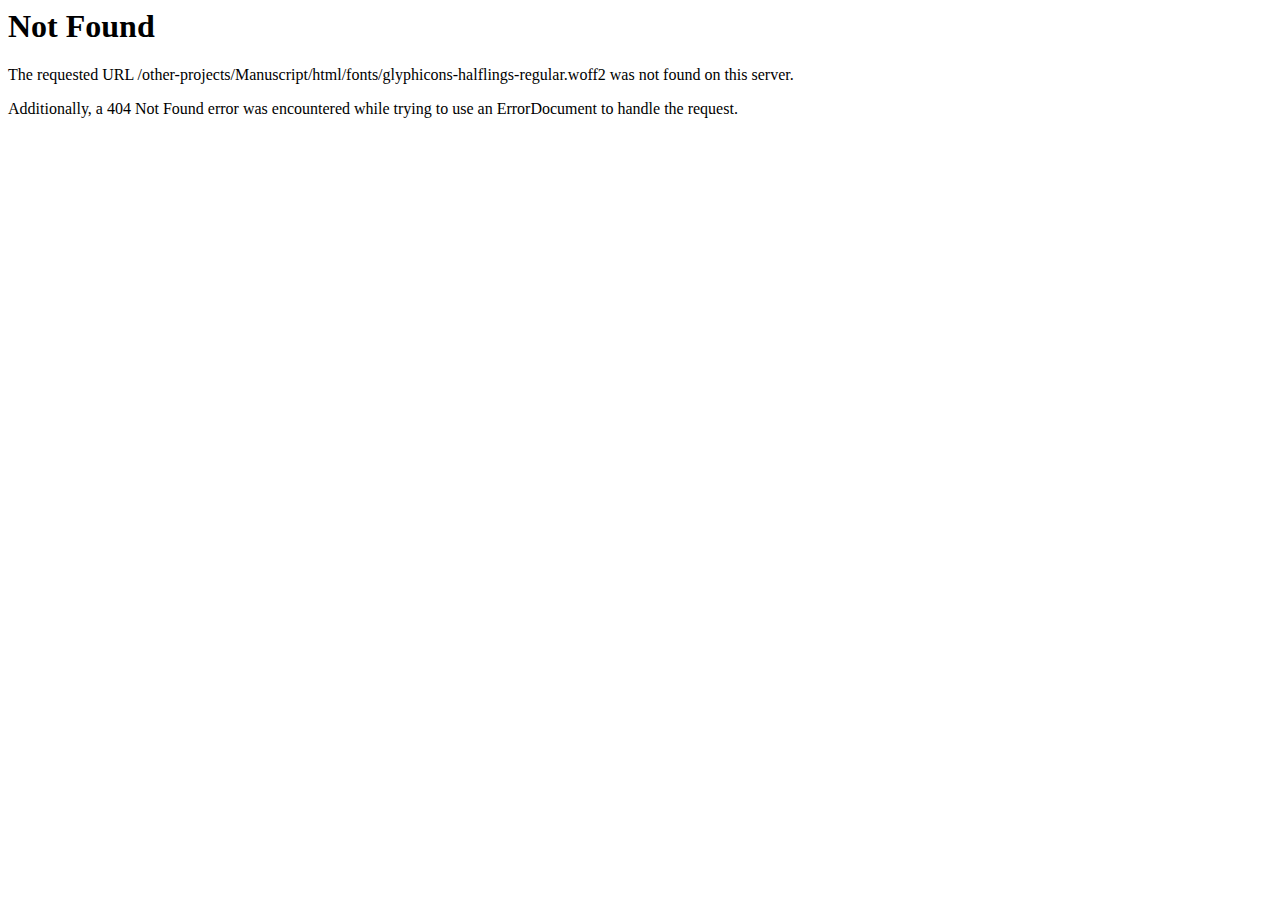
<file: fonts/glyphicons-halflings-regular-2.html>
<!DOCTYPE HTML PUBLIC "-//IETF//DTD HTML 2.0//EN">
<html><head>
<title>404 Not Found</title>
</head><body>
<h1>Not Found</h1>
<p>The requested URL /other-projects/Manuscript/html/fonts/glyphicons-halflings-regular.woff2 was not found on this server.</p>
<p>Additionally, a 404 Not Found
error was encountered while trying to use an ErrorDocument to handle the request.</p>
</body></html>
</file>
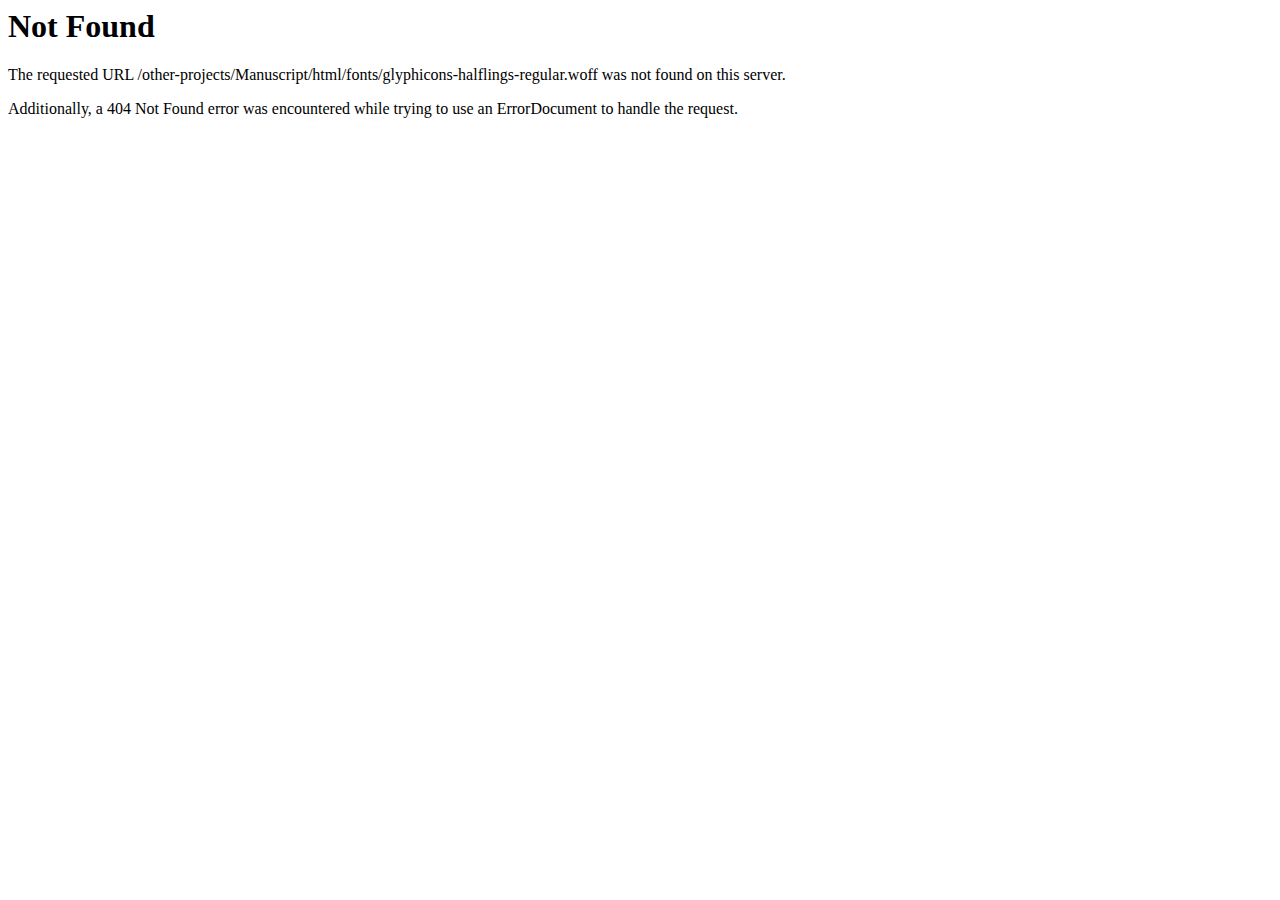
<file: fonts/glyphicons-halflings-regular-3.html>
<!DOCTYPE HTML PUBLIC "-//IETF//DTD HTML 2.0//EN">
<html><head>
<title>404 Not Found</title>
</head><body>
<h1>Not Found</h1>
<p>The requested URL /other-projects/Manuscript/html/fonts/glyphicons-halflings-regular.woff was not found on this server.</p>
<p>Additionally, a 404 Not Found
error was encountered while trying to use an ErrorDocument to handle the request.</p>
</body></html>
</file>
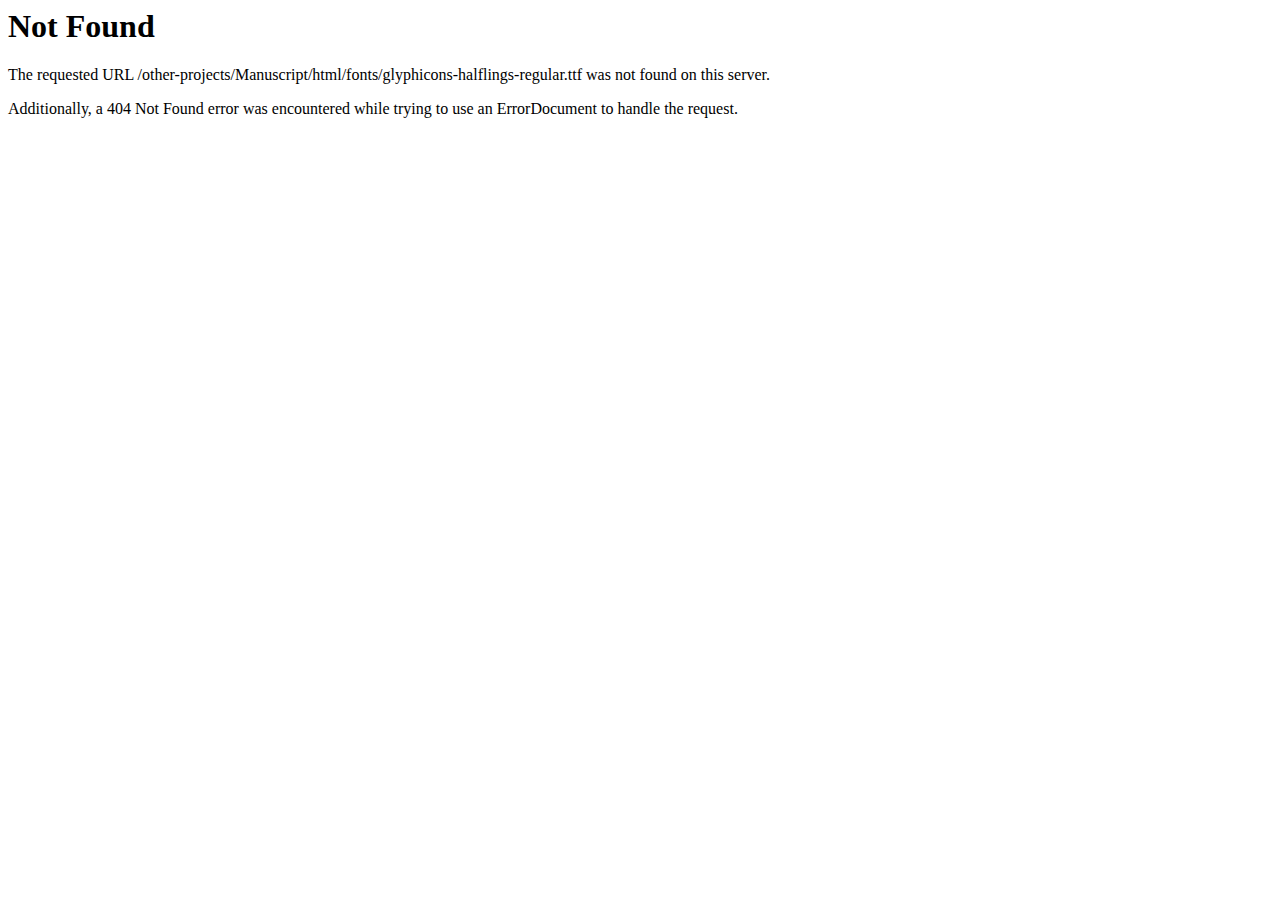
<file: fonts/glyphicons-halflings-regular-4.html>
<!DOCTYPE HTML PUBLIC "-//IETF//DTD HTML 2.0//EN">
<html><head>
<title>404 Not Found</title>
</head><body>
<h1>Not Found</h1>
<p>The requested URL /other-projects/Manuscript/html/fonts/glyphicons-halflings-regular.ttf was not found on this server.</p>
<p>Additionally, a 404 Not Found
error was encountered while trying to use an ErrorDocument to handle the request.</p>
</body></html>
</file>
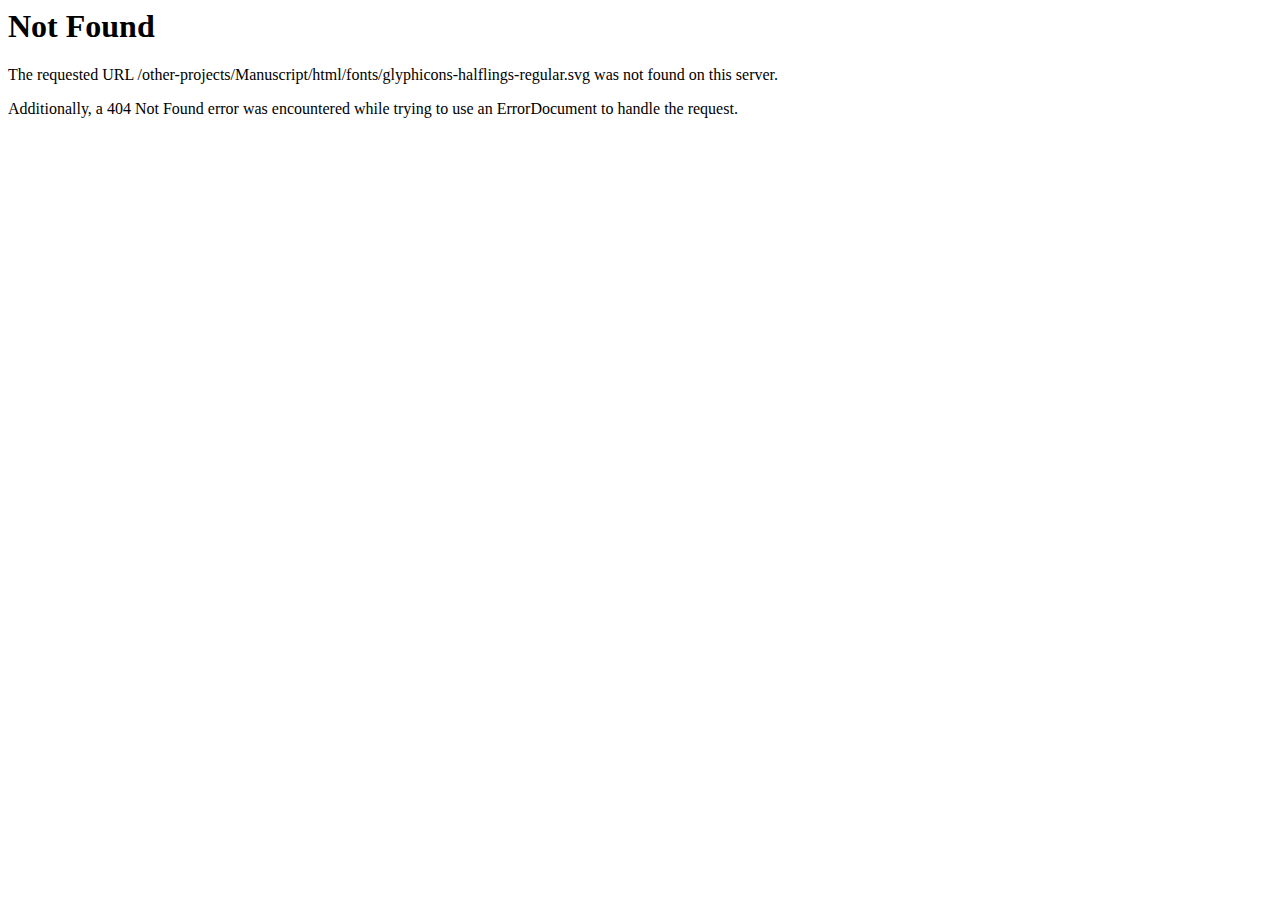
<file: fonts/glyphicons-halflings-regular-5.html>
<!DOCTYPE HTML PUBLIC "-//IETF//DTD HTML 2.0//EN">
<html><head>
<title>404 Not Found</title>
</head><body>
<h1>Not Found</h1>
<p>The requested URL /other-projects/Manuscript/html/fonts/glyphicons-halflings-regular.svg was not found on this server.</p>
<p>Additionally, a 404 Not Found
error was encountered while trying to use an ErrorDocument to handle the request.</p>
</body></html>
</file>
<file: css/style.css>
@charset "utf-8";
/* CSS Document */

body{
  font-family: 'Source Sans Pro', sans-serif;
  color: #000;
  background: #eaf0f4;
  }
.wrapper{
  width:100%;
  float:left;
  }
img{
  max-width: 100%;
}
h3{font-size: 20px; font-weight: 600; margin-top: 0;}
.container-fluid.body-part,
header .container-fluid{max-width:1366px; margin: 0 auto; }
.padding-0{padding: 0 !important;}
.padding-15{padding: 15px !important;}
ul{list-style: none; margin: 0; padding: 0;}
a,
a:hover{text-decoration: none;}
.background-dark{background:#0071a8; float: left; width: 100%; float: left; height: 40px;}
.btn.btn-defaults{background: #0071a8; border-radius: 0; padding: 10px; color: #fff; border-color: transparent;}
.btn.btn-defaults:hover{background: transparent; color: #0071a8; border:1px solid;}
.btn.btn-defaults.width-100{width: 100%; white-space: normal;}
.btn.btn-view{font-size: 12px; color: #0071a8; border-radius: 0; padding: 5px; background: #fff;  border:3px solid; border-color: transparent; width: 100%; margin: 5px  0;}
.btn.btn-view:hover{color: #fff; background: transparent; border:3px solid #fff;}
.btn.btn-compare{ font-size: 12px; color: #fff; border-radius: 0; padding: 5px; background: transparent; border:3px solid; width: 100%; margin: 5px 0px;}
.btn.btn-compare:hover{color: #0071a8; background: #fff; border-color: transparent; }


header{background: #0079b6; float: left; width: 100%; height: auto; min-height: auto;}
header .container-fluid{padding: 0 50px;}
header .navbar-brand {float: left; padding: 10px 0; height: auto; line-height: 0;}
header .navbar-collapse.collapse{margin-left: 50px; float: left;}
.navbar-collapse .nav > li { position: relative;  height: 86px; }
.navbar-collapse .nav > li a{  width: 140px; height: 100%;color: #fff; line-height: 0; float: left;text-align: center;padding: 20px 10px;}
.navbar-collapse .nav.navbar-nav > li > a:hover, 
.navbar-collapse .nav.navbar-nav > li > a:focus,
.navbar-collapse .nav.navbar-nav > li a.active{background-color: #fff; color: #000;}
.navbar-collapse .nav.navbar-nav > li > a:hover i, 
.navbar-collapse .nav.navbar-nav > li > a:focus i,
.navbar-collapse .nav.navbar-nav > li a.active i{background-position:0 -21px }
.navbar-collapse .nav.navbar-nav > li:nth-child(6) > a:hover i, 
.navbar-collapse .nav.navbar-nav > li:nth-child(6) > a:focus i,
.navbar-collapse .nav.navbar-nav > li:nth-child(6) a.active i{background-position:0 -25px}
.navbar-collapse .nav > li a i{ height: 21px; width: 30px; display: table; margin: 0 auto; margin-bottom: 14px; background-repeat: no-repeat;}
.navbar-collapse .nav > li:nth-child(1) a i{background: url(../images/menu-img1.png); margin-bottom: 12px; background-repeat: no-repeat; height: 23px;}
.navbar-collapse .nav > li:nth-child(2) a i{background: url(../images/menu-img2.png); margin-bottom: 12px; background-repeat: no-repeat;height: 23px; }
.navbar-collapse .nav > li:nth-child(3) a i{background: url(../images/menu-img3.png); background-repeat: no-repeat;}
.navbar-collapse .nav > li:nth-child(4) a i{background: url(../images/menu-img4.png); background-repeat: no-repeat;}
.navbar-collapse .nav > li:nth-child(5) a i{background: url(../images/menu-img5.png); background-repeat: no-repeat;}
.navbar-collapse .nav > li:nth-child(6) a i{background: url(../images/menu-img6.png); background-repeat: no-repeat; height: 23px;}
.navbar-collapse .nav > li a span{width: 100%; float: left; display: block;}
.nav.navbar-nav.profile li{ height: 86px; display: flex; justify-content: center; align-items: center; margin-right: 15px; }
.nav.navbar-nav.profile li .btn{background: transparent; border:none;}
.nav.navbar-nav.profile li .btn img{width: 33px !important;}
.nav.navbar-nav.profile li:last-child{margin-right: 0px; margin-left: 30px; }

.body-part .feature-box{background:#fff; padding: 15px; width: 100%; float: left; margin-top: 30px;}
.complete-profile{font-weight: 600;color:#000;}

.progress{width:120px;height:120px;line-height:120px;background:none;margin:0 auto;box-shadow:none;position:relative;}
.progress:after{content:"";width:100%;height:100%;border-radius:50%;border:9px solid #eee;position:absolute;top:0;left:0;}
.progress > span{width:50%;height:100%;overflow:hidden;position:absolute;top:0;z-index:1;}
.progress-div > p{float: left; width: 100%; margin-top: -50px;}
.progress .progress-left{left:0;}
.progress .progress-bar{width:100%;height:100%;background:none;border-width:9px;border-style:solid;position:absolute;top:0;border-color:#0079b6;}
.progress .progress-left .progress-bar{left:100%;border-top-right-radius:75px;border-bottom-right-radius:75px;border-left:0;-webkit-transform-origin:center left;transform-origin:center left;}
.progress .progress-right{right:0;}
.progress .progress-right .progress-bar{left:-100%;border-top-left-radius:75px;border-bottom-left-radius:75px;border-right:0;-webkit-transform-origin:center right;transform-origin:center right;}
.progress .progress-value{display:flex;border-radius:50%;font-size:36px;text-align:center;line-height:20px;align-items:center;justify-content:center;height:100%;font-weight:300;}
.progress .progress-value div{margin-top:10px;}
.progress .progress-value span{font-size:12px;text-transform:uppercase;}
.progress[data-percentage="10"] .progress-right .progress-bar{animation:loading-1 1.5s linear forwards;}
.progress[data-percentage="10"] .progress-left .progress-bar{animation:0;}
.progress[data-percentage="20"] .progress-right .progress-bar{animation:loading-2 1.5s linear forwards;}
.progress[data-percentage="20"] .progress-left .progress-bar{animation:0;}
.progress[data-percentage="30"] .progress-right .progress-bar{animation:loading-3 1.5s linear forwards;}
.progress[data-percentage="30"] .progress-left .progress-bar{animation:0;}
.progress[data-percentage="40"] .progress-right .progress-bar{animation:loading-4 1.5s linear forwards;}
.progress[data-percentage="40"] .progress-left .progress-bar{animation:0;}
.progress[data-percentage="50"] .progress-right .progress-bar{animation:loading-5 1.5s linear forwards;}
.progress[data-percentage="50"] .progress-left .progress-bar{animation:0;}
.progress[data-percentage="60"] .progress-right .progress-bar{animation:loading-5 1.5s linear forwards;}
.progress[data-percentage="60"] .progress-left .progress-bar{animation:loading-1 1.5s linear forwards 1.5s;}
.progress[data-percentage="70"] .progress-right .progress-bar{animation:loading-5 1.5s linear forwards;}
.progress[data-percentage="70"] .progress-left .progress-bar{animation:loading-2 1.5s linear forwards 1.5s;}
.progress[data-percentage="80"] .progress-right .progress-bar{animation:loading-5 1.5s linear forwards;}
.progress[data-percentage="80"] .progress-left .progress-bar{animation:loading-3 1.5s linear forwards 1.5s;}
.progress[data-percentage="90"] .progress-right .progress-bar{animation:loading-5 1.5s linear forwards;}
.progress[data-percentage="90"] .progress-left .progress-bar{animation:loading-4 1.5s linear forwards 1.5s;}
.progress[data-percentage="100"] .progress-right .progress-bar{animation:loading-5 1.5s linear forwards;}
.progress[data-percentage="100"] .progress-left .progress-bar{animation:loading-5 1.5s linear forwards 1.5s;}
@keyframes loading-1{0%{-webkit-transform:rotate(0deg);transform:rotate(0deg);}
 100%{-webkit-transform:rotate(36);transform:rotate(36deg);}
}
@keyframes loading-2{0%{-webkit-transform:rotate(0deg);transform:rotate(0deg);}
 100%{-webkit-transform:rotate(72);transform:rotate(72deg);}
}
@keyframes loading-3{0%{-webkit-transform:rotate(0deg);transform:rotate(0deg);}
 100%{-webkit-transform:rotate(108);transform:rotate(108deg);}
}
@keyframes loading-4{0%{-webkit-transform:rotate(0deg);transform:rotate(0deg);}
 100%{-webkit-transform:rotate(144);transform:rotate(144deg);}
}
@keyframes loading-5{0%{-webkit-transform:rotate(0deg);transform:rotate(0deg);}
 100%{-webkit-transform:rotate(180);transform:rotate(180deg);}
}
.progress{margin-bottom:1em;}

.feature-box{position: relative;}
.feature-box.view-all-div,
.feature-box.profile-div{ position: relative;}
.view-all-div ul{height: auto;float: left; width: 100%; margin: 0; padding: 0; list-style: none;}
a.view-all-btn{line-height: 30px; font-size: 12px; font-weight: 600; color: #0071a8;}
.view-all-div ul li{width: 15px; float: left; overflow: visible; transition: all 0.4s ease-in-out;}
.view-all-div ul li:hover{position: relative; z-index: 1; transform: scale(1.2);}
.view-all-div ul li img{width: 30px; max-width: 300px; float: left;}
.profile-div .images-div{width: 100%; text-align: center; padding-top: 20px;}
.profile-div h4{margin-bottom: 0px; font-weight: 600; color: #999; font-size: 20px;}
.profile-div p{color: #999;}
.profile-div ul{
  position: absolute;
    top: -8px;
    right: -12px;
    padding: 0;
    margin: 0;
    list-style: none;
    color: grey;
}
.profile-div ul li{margin: 5px; float: left; width: auto;}
.profile-div ul li i{width: 21px; float: left; height: 23px; background:url(../images/socil1.png); background-repeat: no-repeat;}
.profile-div ul li:hover i{background-position:0 -25px !important;}
.profile-div ul li:nth-child(2) i{background:url(../images/socil2.png); background-repeat: no-repeat;}
.profile-div ul li:nth-child(3) i{background:url(../images/socil3.png); background-repeat: no-repeat;}
.bold{font-weight: 800;}
.edit{font-size: 24px; }
.email-div{width: 100%; float: left; background:#fff; padding: 15px;  border-top: 1px solid #999;padding-top:10px; }
.email-div p{margin-bottom: 0;}
.email-div a{font-weight: 600; color: #0071a8;}
.vote-a-feature{ width: 100px; }
.vote-a-feature i{width: 30px; background:url(../images/donet-icon.png); background-repeat: no-repeat; height: 23px; float: left;}
.panel.panel-primary{ border:0; box-shadow: inherit; margin: 0; background-color: transparent;}
.panel.panel-primary .panel-body{ border:0; background:#fff; margin-top: 15px; width: 100%; float: left;}
.panel-primary > .panel-heading { color: #fff;position: relative;top: -70px; float: left; width: 100%; padding: 0; background: transparent; border-bottom: 0; }
.panel-tabs{position: relative; clear: both; width: auto; float: none; margin: 0 auto; display: table;}
.panel-tabs > li{ width: 156px; float: left; text-align: center;  }
.panel-tabs > li > a{height: 40px; color: #fff; border-radius: 0; opacity: 0.5; background-color:transparent; position: relative; padding: 0; display: flex; justify-content: center; align-items: center; }
.panel-tabs > li > a:before{height: 4px; position: absolute; background:#fff; bottom: 0px; left: 0; content: ''; width: 0; transition: all  0.4s ease-in-out;}
.panel-tabs > li.active > a:before,
.panel-tabs > li> a:hover:before,
.panel-tabs > li > a:focus:before{width: 100%;}
.panel-tabs > li.active > a,
.panel-tabs > li> a:hover,
.panel-tabs > li > a:focus{color: #fff; opacity: 1; background:transparent;}
.feature-box.tab-content-div{background:transparent;}
.feature-box.search-div{margin-top: -40px; padding: 0; position: relative;}
.feature-box.search-div i{position: absolute; left: 10px; top: 50%; transform: translate(0 ,-50%); -webkit-transform: translate(0 ,-50%); color: #999; font-size: 16px;}
.feature-box.search-div input{ width: 100%; padding: 10px; padding-left: 30px; border:none; color: #000; }
.tab-content table{width: 100%; float: left;}
.tab-content table th{color: #999;}
.tab-content table th,
.tab-content table td{width: 19%; padding-right: 15px; vertical-align: top; line-height: 15px; margin-bottom: 10px; float: left;}
.tab-content table td img{margin-right: 10px; float: left; display: table;}
.tab-content table th:first-child,
.tab-content table td:first-child{width: 24%;}
.img-absult{position: absolute; bottom: 15px; right: 20px;}
.status .complete-profile{margin-top: 0;}
.submissoin-status p{margin-bottom: 5px; font-weight: 600;}
.tableview-all-div{width: 100%; float: left; padding:0 0 10px 0;}
.tableview-all-div a{font-style: 14px !important;}
.tableview-all-div span{float: left; font-weight: 600; font-size: 18px;}
.border-radius{border-radius:5px; }
.mail-box-div span{width: 100%; float: left; line-height: 24px;}
.mail-box-div span h3{width: 70%; float: right; margin: 0;}
.content-div-other h4{font-weight: 600; font-size: 16px;}



.js-images{width: 100%; float: left; display: table; list-style: none; margin: 0; padding:0;}
.js-images li{ width: 12.66%;  margin: 2%;  float: left; position: relative; overflow: hidden; }
.js-images li .button-div{ width: 100%; height: 100%; background: rgba(00,00,00,0.3); text-align: center; position: absolute; top: -200px; left: 0; padding:12px 5px; transition: all 0.4s ease-in-out;}
.js-images li:hover .button-div{  top: 0; left: 0; }
.js-images li img{width: 100%;}

.radio {
  padding-left: 20px; }
  .radio label {
    display: inline-block;
    position: relative;
    padding-left: 5px;

}
    .radio label::before {
      content: "";
      display: inline-block;
      position: absolute;
      width: 17px;
      height: 17px;
      left: 0;
      margin-left: -20px;
      border: 2px solid #cccccc;
      border-radius: 50%;
      background-color: #fff;
      -webkit-transition: border 0.15s ease-in-out;
      -o-transition: border 0.15s ease-in-out;
      transition: border 0.15s ease-in-out; }
    .radio label::after {
      display: inline-block;
      position: absolute;
      content: " ";
      width: 11px;
      height: 11px;
      left: 3px;
      top: 3px;
      margin-left: -20px;
      border-radius: 50%;
      background-color: #555555;
      -webkit-transform: scale(0, 0);
      -ms-transform: scale(0, 0);
      -o-transform: scale(0, 0);
      transform: scale(0, 0);
      -webkit-transition: -webkit-transform 0.1s cubic-bezier(0.8, -0.33, 0.2, 1.33);
      -moz-transition: -moz-transform 0.1s cubic-bezier(0.8, -0.33, 0.2, 1.33);
      -o-transition: -o-transform 0.1s cubic-bezier(0.8, -0.33, 0.2, 1.33);
      transition: transform 0.1s cubic-bezier(0.8, -0.33, 0.2, 1.33); }
  .radio input[type="radio"] {
    opacity: 0; }
    .radio input[type="radio"]:focus + label::before {
      outline: thin dotted;
      outline: 5px auto -webkit-focus-ring-color;
      outline-offset: -2px; }
    .radio input[type="radio"]:checked + label::after {
      -webkit-transform: scale(1, 1);
      -ms-transform: scale(1, 1);
      -o-transform: scale(1, 1);
      transform: scale(1, 1); }
    .radio input[type="radio"]:disabled + label {
      opacity: 0.65; }
      .radio input[type="radio"]:disabled + label::before {
        cursor: not-allowed; }
  .radio.radio-inline {
    margin-top: 0; }

.radio-primary input[type="radio"] + label::after {
  background-color: #428bca; }
.radio-primary input[type="radio"]:checked + label::before {
  border-color: #428bca; }
.radio-primary input[type="radio"]:checked + label::after {
  background-color: #428bca; }
 .checkbox {
  padding-left: 20px; }
  .checkbox label {
    display: inline-block;
    position: relative;
    padding-left: 5px; }
    .checkbox label::before {
      content: "";
      display: inline-block;
      position: absolute;
      width: 17px;
      height: 17px;
      left: 0;
      margin-left: -20px;
      border: 1px solid #cccccc;
      border-radius: 3px;
      background-color: #fff;
      -webkit-transition: border 0.15s ease-in-out, color 0.15s ease-in-out;
      -o-transition: border 0.15s ease-in-out, color 0.15s ease-in-out;
      transition: border 0.15s ease-in-out, color 0.15s ease-in-out; }
    .checkbox label::after {
      display: inline-block;
      position: absolute;
      width: 16px;
      height: 16px;
      left: 0;
      top: 0;
      margin-left: -20px;
      padding-left: 3px;
      padding-top: 1px;
      font-size: 11px;
      color: #555555; }
  .checkbox input[type="checkbox"] {
    opacity: 0; }
    .checkbox input[type="checkbox"]:focus + label::before {
      outline: thin dotted;
      outline: 5px auto -webkit-focus-ring-color;
      outline-offset: -2px; }
    .checkbox input[type="checkbox"]:checked + label::after {
      font-family: 'FontAwesome';
      content: "\f00c"; }
    .checkbox input[type="checkbox"]:disabled + label {
      opacity: 0.65; }
      .checkbox input[type="checkbox"]:disabled + label::before {
        background-color: #eeeeee;
        cursor: not-allowed; }
  .checkbox.checkbox-circle label::before {
    border-radius: 50%; }
  .checkbox.checkbox-inline {
    margin-top: 0; }
.basic-prefer{width: 100%; float: left;}
.basic-prefer > span{width: 100%; float: left;}
.basic-prefer span input[type="text"]{padding:4px 12px; border:2px solid #ccc; border-radius: 2px; float: right;}
.basic-prefer > span label{font-weight: 600; line-height: 16px;}
.basic-prefer p{width: auto; min-width: 90px; float: left; margin-right: 10px; font-weight: 400;}
.p-captil .basic-prefer p{text-transform: uppercase;}
.basic-prefer .select-box{width: 30%; margin-right:3.33%; float: left; margin-bottom: 10px;}
.basic-prefer .select-box.large-div{width: 50%;}
.basic-prefer .select-box.large-div label{width: 32%;}
.basic-prefer .bootstrap-select.form-control .btn{padding: 4px 12px; border-radius: 2px; border:2px solid #ccc;}
.basic-prefer .select-box.large-div .bootstrap-select.form-control{width: 60%;}
.basic-prefer .select-box label{width: 30%; margin-top: 7px; font-weight: 400;}
.basic-prefer .select-box .bootstrap-select.form-control{width: 65%; float: right !important;}
.border{border: 2px solid #eaf0f4; margin-left: -15px; margin-right: -15px; clear: both;  margin-bottom: 10px;}
.submit-button .btn.btn-defaults{padding: 10px 40px;}
.basic-prefer .from-div input{width: 50px;}
.basic-prefer .from-div {width:auto; float: left; margin-right: 10px}
.basic-prefer .from-div label{margin-top: 8px; margin-right: 5px;}
.margin-top-8{margin-top: 8px;}
.margin-bottom-10{margin-bottom: 10px;}
.margin-top-30{margin-top: 30px;}
.input-larg{width: 330px; margin-top: -8px;}
.red-color{color: #e8476a;}
.green-color{color: #9fc583;}
.blue-color{color: #87c4e2;}
.btn.follow{background: #52c3c4 !important;}

.deasbord .feature-box.fllow-div{display: none;}
.feature-box.border-radius.mail-box-div{display: none;}
.deasbord  .feature-box.border-radius.mail-box-div{display: block;}
.publisher-div .select-box{width: auto; margin-right: 20px; float: left;}
.publisher-div .select-box label{width: auto; margin-right: 10px; float: left;}
.basic-prefer .publisher-div .select-box .bootstrap-select.form-control{width: 100px; margin: 0; float: left;}
table.deshboard-table{overflow: hidden; margin-bottom: -15px;}
table.deshboard-table tr:after{border-width: 6px !important;}
table.deshboard-table td{padding-top: 23px;}
table.deshboard-table tr:first-child:after{border:0.5px solid #ccc !important; left: 15px; right: 15px;}
table.deshboard-table tr:nth-child(2):after{width: 0;}
table.deshboard-table tr:nth-child(2) td{padding-top: 0;}
table.deshboard-table td,
table.deshboard-table th{text-align: center; position: relative; vertical-align: middle;}
table.deshboard-table th{padding: 10px 0 8px;}
table.deshboard-table td:first-child,
table.deshboard-table th:first-child{text-align: left;}
table.deshboard-table td:last-child,
table.deshboard-table th:last-child{padding-right: 0;}
table.deshboard-table td:last-child:after,
table.deshboard-table th:last-child:after{border:none;}
table.deshboard-table td:after,
table.deshboard-table th:after{position: absolute; height: 100vh; top: 0; right: 0; border-right: 1px solid #ccc; content: '';}


/***************************mu-manuscrip*********************************/

.panel.panel-primary .panel-body.mu-manuscrip{background: transparent; margin-top: -40px; padding: 0;}
.panel-body.mu-manuscrip .basic-prefer .select-box .bootstrap-select.form-control{width: 100px; float: left !important;}
.panel-body.mu-manuscrip .basic-prefer .select-box label{width: auto; float: left; display: table; margin-right: 10px;}
.panel-body.mu-manuscrip .basic-prefer .select-box{margin-right: 10px; width: auto;}
.no-margin-top{margin-top: 0 !important;}
.no-margin-right{margin-right: 0 !important;}
span.keywords-span label{width: 101px; float: left; font-weight: 400; margin-top: 8px;}
span.keywords-span input{width: 80%; float: left; }
.tableview-all-div .ol-icon{float: left; height: 20px; width: 20px; border-radius: 50%; border:1px solid #000; font-style: normal; line-height: 19px; text-align: center; font-size: 12px; margin-right: 10px; margin-top: 3px;}

.panel-body.mu-manuscrip .tab-content table tr:after,
table.deshboard-table tr:after,
.my-articles-panel .tab-content table tr:after{position: absolute; content: ''; border: 2px solid #eaf0f4; left: -15px; right: -15px; width: auto;}
.panel-body.mu-manuscrip .tab-content table tr:first-child:after,
.my-articles-panel .tab-content table tr:first-child:after{width: 0;}
.panel-body.mu-manuscrip .tab-content table tr{position: relative;}
.panel-body.mu-manuscrip .tab-content table th,
.panel-body.mu-manuscrip .tab-content table td{width: 12%;}
.panel-body.mu-manuscrip .tab-content table th:first-child,
.panel-body.mu-manuscrip .tab-content table td:first-child{width: 17%;}
.panel-body.mu-manuscrip .tab-content table th:last-child,
.panel-body.mu-manuscrip .tab-content table td:last-child{width: 9%; margin-right: 0;padding-right: 0;}
.panel-body.mu-manuscrip .tab-content table th:nth-child(2),
.panel-body.mu-manuscrip .tab-content table td:nth-child(2){width: 19%;}
.panel-body.mu-manuscrip .tab-content table th:nth-child(3),
.panel-body.mu-manuscrip .tab-content table td:nth-child(3){width: 13%;}
.panel-body.mu-manuscrip .tab-content table th:nth-child(4),
.panel-body.mu-manuscrip .tab-content table td:nth-child(4){width: 13%;}

.panel-body.mu-manuscrip .tab-content table{min-width: 780px;}
.panel-body.mu-manuscrip .tab-content .table-divman{overflow: auto;}
.panel-body.mu-manuscrip .tab-content table td,
.my-articles-panel .tab-content table td{padding-top: 13px;}


.panel-body.mu-manuscrip .subit-new .basic-prefer .select-box label{width: 100px;}
.subit-new span.keywords-span input{width: 82%; margin-bottom: 10px;}
.subit-new span.keywords-span.plus-div input{width: 145px; float: left; margin-right: 10px;}
.subit-new span.keywords-span.plus-div label{margin-right: 10px;}
.subit-new span.keywords-span.plus-div img{margin-top: 7px;}
.attchment{width: 100%; float: left; margin: 0; padding: 0;}
.attchment li{width: 32%; margin-right: 1.33%; display: flex; justify-content: center; height: 161px; align-items: center; float: left; padding: 0; margin-top: 0; background: #f7f8fc; border:2px solid #d5d7d8; border-radius: 5px;}
.attchment li:hover,
.attchment li:focus,
.attchment li.active{border-color: #0071a8;}
.attchment li:hover > label,
.attchment li:focus > label,
.attchment li.active > label{display: block;}
.attchment li div{width: auto; text-align: center;}
.attchment li div p{width:100%; text-align: center; margin: 20px 0 0; color: #000;}
.attchment li > label{position: absolute; top: -4px; right: -4px; padding: 0; display: none;}
.attchment li.checkbox{margin-top: 0;}
.attchment li.checkbox label::before{ width: 20px; height: 20px; left: 0; margin-left: -20px; border: none; border-radius: 50%;    background-color: #0071a8;}
.attchment li.checkbox label::after{ margin-left: -20px; padding-left: 4px; padding-top: 0; line-height: 21px; color: #fff;}
.subit-new .Author span.keywords-span input{width: 62%;} 
.subit-new .Author span.keywords-span{width: 100%; float: left;} 
.subit-new .Author span.keywords-span label{margin-top: 7px;} 
.btn.follow-btn.btn-defaults{border-radius: 5px; margin-top: 10px; margin-right: 10px; }
.fllow-div .fllow-cont-div{width: 67%;}
.fllow-div img{margin-top: 16px;}
.fllow-div .fllow-cont-div h3{margin-top: 0;}
.fllow-div .fllow-cont-div .view-all-btn{ width: 50%; line-height: 21px; font-size: 16px;  margin-top: 10px;}

/*********************************my-articles****************************************************/
.my-articles-mid .panel-body.my-articles-panel,
.panel.panel-primary .panel-body.services-panel{margin-top: -40px; background: transparent;}
.my-articles-panel .tab-content table th,
.my-articles-panel .tab-content table td{ width: 20%; }
.my-articles-panel .tab-content table th:first-child,
.my-articles-panel .tab-content table td:first-child{width: 40%;}
.my-articles-panel .tab-content table td p,
.my-articles-panel .tab-content table td a{line-height: 20px; margin: 0;}
.add-manully .basic-prefer > span input{margin-bottom: 10px;}
.add-manully .basic-prefer > span input,
.add-manully .basic-prefer .bootstrap-select.btn-group{width: 55%}
.add-manully .basic-prefer > span p{margin-top: 7px;}
.add-manully .basic-prefer > span .select-box{width: 100%; margin-right: 0;}
.pos-relative{position: relative;}
.padding-right-20{padding-right: 30px;}
.padding-left-20{padding-left: 30px;}
.ab-or{position: absolute; top: 50%; left: 50%; font-size: 20px; color: #000; transform: translate(-50%,-50%); -webkit-transform: translate(-50%,-50%); font-weight: 600;}
.my-articles-panel .attchment li{width: 100%; margin-right: 0; height: 180px;}
.all-content,
.all-content span{width: 100%; float: left;}
.all-content span b{margin-left: 10px; font-size: 18px;}
.all-content p{width: 60px;  float: left;  margin: 6px 0 0;}
.possible h3{margin-top: 0;}



/*******************services*****************************/
.statistical-review.js-images li{width: 30%; margin: 1.66%; text-align: center; height: 140px; }
.statistical-review.js-images li .img-div{ width: 80px; height: 80px; display: flex; justify-content: center; align-items: center; margin: 0 auto 20px; }
.statistical-review.js-images li:nth-child(5) img{width: 50px;}
.statistical-review.js-images li span{width: 100%;float: left;font-size: 13px;font-weight: 600;}
.services .basic-prefer span p{margin-top: 3px;}
.services .basic-prefer span input,
.services .basic-prefer span textarea{margin-bottom: 10px; float: right; width: 60%; padding: 4px 12px;border: 2px solid #ccc;border-radius: 2px;}
.add-new-methods a{margin: 0 10px 0 0px; float: left; font-weight: 600; margin-top: 3px;}
.add-new-methods > div{ width: auto; margin-right: 10px; float: left; }
.tab-content table.schedule-callback th,
.tab-content table.schedule-callback td{ width: 14.28%; text-align: center; margin-bottom: 3px;}
.tab-content table.schedule-callback td button{ width: 100%; text-align: center; padding: 10px 0; background:transparent;  border:2px solid #52c3c4; border-radius: 2px; color: #52c3c4 }
.tab-content table.schedule-callback td button.disabled{pointer-events:none; text-decoration: line-through; color: #ccc; border-color: #ccc;}
.tab-content table.schedule-callback td button:hover{ background: #52c3c4; color: #fff;}
.tab-content table.schedule-callback th strong{font-weight: 600; color: #666; font-size: 18px;}
.tab-content table.schedule-callback th {color: #666;}
.tab-content table.schedule-callback th p{margin-bottom: 5px; }
.publications-support .js-images{margin: 20px 0;}
.publications-support .js-images li{margin:0 3% 0 0; width: 14.1%; text-align: center;}
.publications-support .js-images li > a,
.publications-support .js-images li > span{width: 100%; float: left;}
.publications-support .js-images li:nth-child(6){margin-right: 0;}
.publications-support .js-images .img-div{width: 70px;float: none;margin: 0 auto; height: 70px; margin-bottom: 10px;display: flex; justify-content: center; align-items:center;}
.attchment.pack-ul li{height: auto; background: #f7f8fc;}
.attchment.pack-ul li .pack-heading{padding: 10px 0; width: 100%; background: #7fd1df; float: left; color: #fff;}
.attchment.pack-ul li .pack-heading.gold{background: #fcc150;}
.attchment.pack-ul li .pack-heading.silver{background: #9b9da0;}
.attchment.pack-ul li .pack-heading p{margin: 0; color: #fff;}
.attchment.pack-ul li .checkbox-inline + .checkbox-inline{margin-left: 0;}
.attchment.pack-ul li .pack-heading span{font-weight: 600; font-size: 18px;}
.attchment.pack-ul li .pack-content label{width: 81%; height: auto; position: relative; text-align: left; float: left; margin-left: 9px; margin-top: 10px;padding-left: 10px;}
.attchment.pack-ul li .btn-div{padding: 10px; width: 100%; float: left;}
.attchment.pack-ul li .weeks b{font-size:  20px; margin-top: -5px;}
.attchment.pack-ul li .weeks{margin-top: 5px;}
.attchment.editing-ul{ padding:  0 150px; }
.attchment.editing-ul li:last-child{margin-right: 0;}
.attchment.editing-ul li{margin-right: 10%; width: 45%;}


.deasbord.show .des-none{display: block;}
.des-none{display: none;}
.slider-selection{background: #0079b6 !important;}
.panel-group .panel{border:none; border-radius: 0; box-shadow: none; }
.panel-group .panel-body{padding: 0;}
.js-images.network-img li span > img{ width: 14px; margin-right: 6px;  margin-top: -2px;}
.panel-default > .panel-heading{color: #000; background: #fff; border:none; padding: 15px;}
.panel.panel-default{margin-bottom: 30px;margin: 10px;}
.amcharts-export-menu,
.right-bar g text{display: none;}
#chartdiv a[title="JavaScript charts"]{display:none !important; }
.right-bar #chartdiv{width: 135px; height: 135px; float: right;margin: -117px -13px -17px 0;}
.service-editing.panel-primary > .panel-heading{top: 15px; width: 100%; z-index: 1;}
.service-editing.panel-primary > .panel-heading span{ background: #e6e7e8; width: -moz-available, -webkit-fill-available; width: -webkit-fill-available; display: table; margin-right: -15px; margin-left: -15px; }
.service-editing.panel.panel-primary .panel-body.services-panel{margin-top: 10px;}
.service-editing .panel-tabs > li{width: 50%; float: left;}
.service-editing .panel-tabs{width: 100%; float: left;}
.service-editing .panel-tabs > li a{width: 100%; color: #656668; float: left;}
.service-editing .panel-tabs > li a:before{background: #0071a8;}
.service-editing .panel-tabs > li.active > a,
.service-editing .panel-tabs > li> a:hover,
.service-editing .panel-tabs > li > a:focus{color: #0071a8;}
.basic-prefer.edit-prat span input{float: left;}
.graph-box #chartdiv{width: 100%; float: left; height: 300px;}








@media screen and(-webkit-min-device-pixel-ratio:0) {

 .attchment li.checkbox label::before{-chrome-:only(; 
     property:value;
  );} 
}

/*************responsive***********/

@media (max-width: 1366px) {
  body{font-size: 14px;}
}
@media (max-width: 1199px) {
  .container-fluid{padding:0;}
  .background-dark{display: none;}
  .navbar-collapse .nav > li a{width: auto; padding:10px 20px;}
  .complete-profile{clear: both;}
  .width-80-sm{width: 80%; float: left;}
  .panel-primary > .panel-heading{top: -43px; background:#0071a8; border-radius: 0;}
  .panel.panel-primary .panel-body{margin-top: 0px;}
  .body-part .feature-box.tab-content-div{margin-top: 60px;}
  .body-part .feature-box{margin-top: 15px;}
  .body-part .feature-box .search-div{margin-top: -40px;}
  .subit-new span.keywords-span input{width: 80%;}
  .subit-new .Author span.keywords-span input,
  .subit-new .Author .btn-group.bootstrap-select,
  .panel-body.mu-manuscrip .basic-prefer .select-box{width: 100% !important;}
  .panel-body.mu-manuscrip .basic-prefer .select-box .bootstrap-select.form-control,
  .panel-body.mu-manuscrip .basic-prefer .keywords-span input{width: 300px; float: left;}
  .panel-body.mu-manuscrip .basic-prefer .select-box label,
  .panel-body.mu-manuscrip .basic-prefer .keywords-span label{width: 100px; margin-right: 10px;}
  .add-manully .basic-prefer > span p,
  .add-manully .basic-prefer > span input,
  .add-manully .basic-prefer .bootstrap-select.btn-group{width: 100%; margin-top: 0;}
  .my-articles-mid .panel-body.my-articles-panel{margin-top: -40px;}
  .services .basic-prefer span input,
  .services .basic-prefer span textarea,
  .add-new-methods > div{width: 100%;}


}
@media (max-width: 991px) {
  header .container-fluid{padding: 0 15px;}
  header .navbar-collapse.collapse{margin: 0;}
  .possible img{float: right; width: 200px; margin-top: -100px;}
  .network-img li {
    width: 31.8% !important;}
.network-content span {
    font-size: 14px !important;
}
.buttons-div .btn-wth2 {
    padding: 10px 1px !important;
    font-size: 16px;
}

} 
@media (max-width: 767px) {
  div[class*="col-"]{width: 100%; float: left;}
  .container-fluid.body-part > .row{margin: 0; }
  header{position: relative;}
  .navbar-nav.profile{width: auto; margin: 0; position: absolute; top: 0px; left: 0; right: 0; margin: 0 auto; display: table;}
  .navbar-nav.profile li{width: auto; float: left; margin: 0;}
  header .navbar-toggle{padding:15px 10px;}
  header .navbar-toggle .icon-bar{background:#fff;}
  .navbar-collapse .nav{margin: 0;}
  .navbar-collapse .nav > li,
  .navbar-collapse .nav > li a{width: 100%; float: left;}
  header .navbar-collapse.collapse {  float: left;  width: 100%;  padding: 0;}
  .tab-content table th:first-child,
  .tab-content table td:first-child{width: 29%;}
  .tab-content table th:nth-child(2),
  .tab-content table td:nth-child(2){width: 13%;}
  .js-images li{width: 29.33%;}
  .js-images li .button-div{top: -350px;}
  .input-larg {  width: 100%;  margin-top: 0px;}
  .panel-tabs,
  .panel-body.mu-manuscrip .basic-prefer .keywords-span input,
  .panel-body.mu-manuscrip .basic-prefer .select-box label,
  .panel-body.mu-manuscrip .basic-prefer .keywords-span label{width: 100%;}
  .table-feature-box{overflow: auto;}
  .tab-content table.schedule-callback th:first-child,
  .tab-content table.schedule-callback td:first-child{width:14.28%;}

  .network-img li {
    width: 31.0% !important;
}

}
@media (max-width: 600px){
  #tab1{width: 100%; float: left; overflow: auto;}
  #tab1 table,
  .schedule-callback-div table{width: 600px;}
  .basic-prefer .select-box{width: 50%;}
  .panel-body.mu-manuscrip .tab-content table tr::after,
  .my-articles-panel .tab-content table tr::after{width: 630px;}
  .mu-manuscrip .tab-content table tr::after,
  .mu-manuscrip .tab-content table tr::after{width: 810px !important;}
  .schedule-callback-div{width: 100%; overflow: auto; float: left; padding-bottom: 20px;}
  .add-new-methods > div p{margin-top: 0; margin-bottom: 0;}

  .network-img li {
    width: 47% !important;
}
}
@media (max-width: 480px){
  .width-80-sm{width: 100%;}
  .panel-tabs > li{width: 50%;}
  .basic-prefer > span{margin-bottom: 10px;border-bottom: 1px solid #ccc;}
  .basic-prefer p{width: 100%;}
  .basic-prefer > span label{margin-bottom: 5px;}
  .basic-prefer .select-box,
  .basic-prefer .select-box.large-div,
  .panel-body.mu-manuscrip .basic-prefer .select-box,
  .panel-body.mu-manuscrip .basic-prefer .select-box label,
  .panel-body.mu-manuscrip .basic-prefer .select-box .bootstrap-select.form-control,
  span.keywords-span input{width: 100%;}
  .feature-box.table-divman .feature-box.no-margin-top{display: none;}
  .attchment li,
  .my-articles-panel .attchment li{height: 120px;}
  .add-manully .basic-prefer > span {padding: 0; border:none; margin: 0;}
  .possible img{float: right; width: 150px; margin-top:0px;}
  .statistical-review.js-images li{width: 46.33%;}


.network-img li {
    width: 30%;
}
.network-img li {

    width: 46% !important;
}
.network-content span {
    font-size: 12px !important;
}
.buttons-div .btn-wth2 {
    padding: 6px 1px !important;
    font-size: 12px;

}

}
@media (max-width: 360px){

  .attchment li{width: 100%; margin:10px 0 0 !important; }
  .network-img li {
    width: 45% !important;
  }

}
@media (max-width: 320px){
  .panel-details .panel-tabs > li {
    width: 33%;
}
  .panel-details .network-img li {
    width: 44.33%;
}
.network-img li {
    width: 90% !important;
  }


}
</file>
<file: css/network.css>
@charset "utf-8";
/* CSS Document */

.buttons-div .btn-wth2 { 
	width: 50% !important;
	padding: 10px 6px !important;
	border-radius: 0px !important;
	background: #f7f8fc;
	}

.buttons-div .btn-wth2:hover {
	background: #0071a8;
	color: #fff;
}

.buttons-div {
    margin-top: 20px;
}

.network-img li {
    width: 21%;
}
.mg-panel {
    margin-top: -6% !important;
}
.level-in label {
    width: 109px !important;
}
.aline-p .basic-prefer p {
    min-width: 126px !important;
}
.aline2-p  {

    
}
.btn-group.bootstrap-select.show-tick.form-control.select-wth {
    width: 52% !important;
}
.btn-group.bootstrap-select.show-tick.form-control.select-wth .btn {
    padding: 8px 10px !important;
}



/******************My Manuscript**************************/
.table-mt {
    margin-top: 24px !important;
}
.fillter-bord .basic-prefer span input[type="text"] {
    float: left !important;
    margin-right: 20px;
}
.spn-wth button i {
    font-size: 13px;
}
.keywords-span.spn-wth label {
    width: 8%;
}
.keywords-span.spn-wth button {
    width: 18%;
    padding: 6px 0 6px 0;
    border: none;
    background: #0071a8;
    color: #fff;
}
.fa-wth li img {
    width: 22px !important;
}
.logo-wth img {
    width: 70px;
}

.network-img li{ 
  background: #f7f8fc;
  text-align: -webkit-center;  border: 1px solid #d5d7d8; padding: 10px; border-radius: 5%; margin-bottom: 20px;}

.js-images.network-img li a img{
  width: 70%;
  border: 4px solid;
  border-radius: 100%;
  text-align: center;
  margin: 0 auto;
  display: block;
}
.network-content {
    text-align: center;
}
.network-content h5 {
    font-size: 12px;
    color: #373537;
}
.network-content span {
    font-size: 12px;
    color: #757779;
}
.network-content p {
    font-size: 12px;
}
.btn-wth {
    width: 100%;
}
.network-icon img {
    border: none !important;
    width: 15% !important;
    float: left;
}
.buttons-div .btn-wth2 { 
  width: 50% !important;
  padding: 10px 6px !important;
  border-radius: 0px !important;
  background: #f7f8fc;
  }

.buttons-div .btn-wth2:hover {
  background: #0071a8;
  color: #fff;
}
.network-icon img {
    border-radius: 0px !important;
}
.buttons-div {
    margin-top: 10px;
}
.panel-body.mu-manuscrip.fill input {
    width: 47.4%;
}
.pull-right.submit-button.mt {
    margin: 15px;
}
.popup {
    float: right;
    margin-right: 36px;
}
.popup #menu1 {
    background: transparent;
    border: none;
    color: #0079b6;
}




/**********************header********************************/
.dropdown-menu.options li {
    height: auto !important;
    margin: 0px !important;
}
.dropdown-menu.options {
    background: #fff;
    min-width: 100%;

}





/*********************profile-page***********************/


.pro-pic {
    position: absolute;
    top: 130px;
    left: 42%;
}
.bio-data {
    margin-top: 40px;
    text-align: center;
}
.bn-img {
    width: 100%
}
.pro-btn .btn.col-btn.extra-color {
    background: #fff;
    color: #0071a8;
    border: 1px solid #0071a8;
}
.pro-btn .btn.col-btn.extra-color:hover{
    background: #0071a8;
    color: #fff;
}
.pro-btn .col-btn {
    margin-top: 100px;
    background: #0071a8;
    color: #fff;
    border-radius: 0px;
}
.pro-btn .col-btn:hover {
    background: #fff;
    color: #0071a8;
}
.profile-details{
    width: 100%;
    background: #fff;
    padding: 15px 10px;
    margin-top: 15px;
}
.profile-details ul li {
    width: 100%;
    float: left;
    text-align: center;
}
.profile-details .fa-icons ul li {
    width: 30px;
}
.profile-details .fa-icons ul {
    float: right;
}
.fa-icons .follow-p {
    width: 100%;
    float: right;
    margin-top: 23px;
    margin-right: -110px;
}
.profile-details .fa-icons ul {
    margin-right: 11px;
}
.fa-icons .follow-p span {
    margin-left: 25px;
    font-weight: bold;
}
.professional-bio{
    width: 100%;
    background: #fff;
    padding: 15px 0px;
    margin-top: 15px;
}
.professional-bio p {
    text-align: justify;
    padding: 0px 10px;
    margin-top: 35px;
}
.professional {
    width: 100%;
    padding: 0px 10px;
}
.professional h3 {
    float: left;
}
.professional abbr {
    float: right;
    background: #e6e7e8;
    margin-right: -10px;
    border-radius: 10px 0px 0px 10px;
    padding: 3px;
    color: #4180b0;
}
.professional img {
    margin: 4px 13px;
    float: left;
}
.skills {
    background: #fff;
    border-radius: 30px;
    border: 1px solid #4180b0;
    color: #4180b0;
}
.skills-btn {
    width: 100%;
    margin-top: 35px;
    text-align: left;
    margin-left: 9px;
}
.graph-box {
    width: 100%;
    background: #fff;
    padding: 15px 0px;
    margin-top: 15px;
}
.col-md-6.center {
    text-align:center;
}
.awards {
    width: 100%;
    background: #fff;
    padding: 15px 0px;
    margin-top: 15px;
}
.awards-img {
    width: 100%;
    float: left;
}
.awards-img img {
    float: left;
    margin: 5px 20px;
}
.awards-img span {
    color: #4180b0;
}
.timeline{
    background:#fff;
    margin-top: 15px; 
    padding: 10px;
}
.timeline .line-left {
    border: 1px solid #ccc;
    width: 40%;
    float: left;
}
.timeline .line-right {
    border: 1px solid #ccc;
    width: 100%;
    float: right;
}
.timeline ul {
    width: 100%;
    text-align: center;
}
.line-box {
    width: 40%;
}
.timeline ul li {
    height: 48px;
}
.timeline ul li span {
    color: #0071a8;
}
.map-box{
    margin-top: 15px;
}
.map-box img {
    width: 100%;
}
.timeline .radio.radio-primary.radio-inline.pull-left.ml {
    margin-left: 61px;
}
.timeline .radio.radio-primary.radio-inline {
    margin-top: 14px;
}









/*****************responsive****************/
@media (max-width: 1366px) {
.network-icon img {
}

}



@media (max-width: 1199px) {
.network-img li {
    width: 28.9% !important;
}
.buttons-div .btn-wth2{
	padding: 8px 1px !important;
	font-size: 12px;

}
.network-img li{
	padding: 8px;
}

.pro-pic {
    position: absolute;
    top: 100px;
    left: 42%;
}


.fillter-bord .basic-prefer span input[type="text"]{
    margin-left: -8px;

}
.fa-icons .follow-p {
    width: 58%;
    margin-top: 50px;
}
.timeline .radio.radio-primary.radio-inline.pull-left.ml {
    margin-left: 50px;
}

}


@media (max-width: 991px) {
.network-img li {
    width: 29.1% !important;}
.network-content span {
    font-size: 14px !important;
}
.buttons-div .btn-wth2 {
    padding: 10px 1px !important;
    font-size: 16px;
}
.network-content span img {
    width: 7% !important;
}
.pro-pic {
    position: absolute;
    top: 120px;
    left: 42%;
}
.timeline .radio.radio-primary.radio-inline.pull-left.ml {
    margin-left: 57px;
}

.fillter-bord .basic-prefer span input[type="text"] {
    margin-left: -8px;
}

}



@media (max-width: 767px) {
.network-img li {
    width: 29% !important;
}
.network-content span img  {
}
.network-content span img {
    margin-left: 10px !important;
    margin-top: 4px !important;
}
.keywords-span.spn-wth button {
    margin-top: 38px;
}






.logo-wth img {
    width: 50px;
    margin-left: 10px;
}
.fillter-bord .basic-prefer span input[type="text"] {
    margin-left: -8px;
    width: 300px !important;
}
.keywords-span.spn-wth button {
    margin-top: 0px;
}



	}



@media (max-width: 600px) {
.network-img li {
    width: 46% !important;
}
.network-icon img {
    }
.network-content span img {
}
.pro-pic {
    position: absolute;
    top: 85px;
    left: 42%;
}

.logo-wth img {
    width: 50px;
    margin-left: 10px;
}
.fillter-bord .basic-prefer span input[type="text"] {

}



@media (max-width: 480px){
.network-img li {

    width: 46% !important;
}
.network-content span {
    font-size: 12px !important;
}
.buttons-div .btn-wth2 {
    padding: 6px 1px !important;
    font-size: 12px;
    }
.network-content span img  {
}
.pro-pic {
    position: absolute;
    top: 60px;
    left: 40%;
}

.logo-wth img {
    width: 50px;
    margin-left: 10px;
}
.fillter-bord .basic-prefer span input[type="text"] {
    margin-left: 0px;
    width: 100% !important;
}
.keywords-span.spn-wth button {
    margin-top: 38px;
    margin-bottom: 38px;
}
.keywords-span.spn-wth button {
    width: 38%;
    padding: 6px 0 6px 0;
}
.pro-btn {
    text-align: center;
}




}



@media (max-width: 360px){
.network-img li {
    width: 45% !important;
	}
.network-content span img {
    width: 8% !important;
}

.pro-pic {
    position: absolute;
    top: 37px;
    left: 34%;
}
.timeline .radio.radio-primary.radio-inline.pull-left.ml {
    margin-left: 20px;
}
.pro-btn {
    text-align: center;
}
.fa-icons .follow-p {
    width: 32%;
}


}


@media (max-width: 320px){
.network-img li {
    width: 100% !important;
    margin-bottom: 20px;
    margin: 0%;
	margin-bottom: 15%;
    }
.network-icon img {
    width:10%;
}
.network-content span img {
    width: 6% !important;
}
.keywords-span.spn-wth button {
    width: 60%;
    margin: 30px 0px;
}

.logo-wth img {
    width: 50px;
    margin-left: 10px;
}
.fillter-bord .basic-prefer span input[type="text"] {
    margin-left: 0px;
    width: 100% !important;
}

/**************profile***************/
.pro-btn {
    text-align: center;
}
.border-bt {
    border-bottom: 1px solid #ccc;
    padding: 10px;
}
.padding-0{
    margin: 0px;
    padding: 0px; 
}
.pro-pic {
    position: absolute;
    top: 20px;
    left: 30%;
}
.fa-icons .follow-p {
    width: 40%;
}
.fa-icons .follow-p p {
    text-align: left;
}
.timeline ul li {
    height: 70px;
}
.timeline .radio.radio-primary.radio-inline.pull-left.ml {
    margin-left: 14px;
}
.timeline .radio.radio-primary.radio-inline {
    margin-top: 14px;
}








}
</file>
<file: css/coustom-style.css>
.adven-serach{
    position: relative;
    top: 40px;
}
.serach-buttom{
    position: relative;
    top:-39px;
}
.advaen-serchfild{
    position: relative;
    top:-14px;  
}
.columactive{
    position: relative;
    top: -49px;
}
.feature-box{
    background: #fff;
    padding: 15px;
    width: 100%;
    margin-top: 30px;
    float: left;
    border-radius: 5px;
}

/* #sidebar.active {
    margin-left: -320px;
} */

/*
    DEMO STYLE
*/




/* ---------------------------------------------------
    SIDEBAR STYLE
----------------------------------------------------- */
.wrapper {
    display: flex;
    align-items: stretch;
}

#sidebar {
    min-width: 250px;
    max-width: 250px;
    background: #7386D5;
   
    transition: all 0.3s;
}

#sidebar.active {
    min-width: 80px;
    max-width: 80px;
    text-align: center;
}

#sidebar.active .sidebar-header h3, #sidebar.active .CTAs {
    display: none;
}

#sidebar.active .sidebar-header strong {
    display: block;
}

#sidebar ul li a {
    text-align: left;
}

#sidebar.active ul li a {
    padding: 20px 10px;
    text-align: center;
    font-size: 0.85em;
}

#sidebar.active ul li a i {
    margin-right:  0;
    display: block;
    font-size: 1.8em;
    margin-bottom: 5px;
}

#sidebar.active ul ul a {
    padding: 10px !important;
}

#sidebar.active a[aria-expanded="false"]::before, #sidebar.active a[aria-expanded="true"]::before {
    top: auto;
    bottom: 5px;
    right: 50%;
    -webkit-transform: translateX(50%);
    -ms-transform: translateX(50%);
    transform: translateX(50%);
}

#sidebar .sidebar-header {
    padding: 20px;
    background: #6d7fcc;
}

#sidebar .sidebar-header strong {
    display: none;
    font-size: 1.8em;
}

#sidebar ul.components {
    padding: 20px 0;
    border-bottom: 1px solid #47748b;
}

#sidebar ul li a {
    padding: 10px;
    font-size: 1.1em;
    /* display: block; */
}
#sidebar ul li a:hover {
    color: #7386D5;
    background: #fff;
}
#sidebar ul li a i {
    margin-right: 10px;
}

.sidebar-list li a{
    color:#fff;
}





ul.CTAs {
    padding: 20px;
}

ul.CTAs a {
    text-align: center;
    font-size: 0.9em !important;
    display: block;
    border-radius: 5px;
    margin-bottom: 5px;
}





/* ---------------------------------------------------
    CONTENT STYLE
----------------------------------------------------- */
#content {
    padding: 20px;
    min-height: 100vh;
    transition: all 0.3s;
}


/* ---------------------------------------------------
    MEDIAQUERIES
----------------------------------------------------- */
@media (max-width: 768px) {
    #sidebar {
        min-width: 80px;
        max-width: 80px;
        text-align: center;
        margin-left: -80px !important ;
    }
   
    #sidebar.active {
        margin-left: 0 !important;
    }

    #sidebar .sidebar-header h3, #sidebar .CTAs {
        display: none;
    }

    #sidebar .sidebar-header strong {
        display: block;
    }

    #sidebar ul li a {
        padding: 20px 10px;
    }

    #sidebar ul li a span {
        font-size: 0.85em;
    }
    #sidebar ul li a i {
        margin-right:  0;
        display: block;
    }

    #sidebar ul ul a {
        padding: 10px !important;
    }

    #sidebar ul li a i {
        font-size: 1.3em;
    }
    #sidebar {
        margin-left: 0;
    }
    #sidebarCollapse span {
        display: none;
    }
}
.sidebar-singel-content{
    color: #000;
    margin-top:10px;
}
.progress-color-velu{
    color:#000;
}
.siderbar-profile-title{
    position: relative;
    top:32px;
}
.sidebar-header-title{
    font-size:19px;
    color:#000;
    font-weight: 800;
}
.pr-gress{
    position: relative;
    top:-41px;
}
.progressbarremoveclass{
    display: none;
}
.last-element-sidebar{
    position: relative;
    top: -27px;
    left: 48px;
}
.maching-tab-hight{
    position: relative;
    top:-18px;
}
.manuscript-tabs{
    position: relative;
    top:-18px;
}
.my-artical-tab{
    position: relative;
    top:-18px; 
}
.singel-elect-type{
    padding:10px;
    border: 1px dotted #ccc;
}
.language-editing{
    width: 50%;
    text-align: center;
    font-size: 25px;
    height: 117px;
}
.language-editing-right{
    height: 200px;
    border: 1px solid #000 !important;
    line-height:120px;
    font-size: 34px;
    margin: 5px;
    position: relative;
    right: 4px;
}
.Standard{
    height: 80px;
    border: 2px solid #000 !important;
    line-height: 120px;
    font-size: 34px;
    margin: 5px;
}
.Substantive{
    height: 80px;
    border: 2px solid #000 !important;
    line-height: 72px;
    font-size: 34px;
    margin: 5px;
    position: relative;
    right: 5px;  
}
.left-language-editing{
    background-color: #6CADF7 !important;
}
.header-tabs{
    width: 50%;
}
.icon-surcal {
    width: 80px;
    height: 80px;
    border-radius: 50%;
    border: 1px solid #000;
    text-align: center;
    position: relative;
    left: 25px;
}
.icon-surcal i{
    position: relative;
    top: 14px;
    font-size: 45px;
}
</file>
